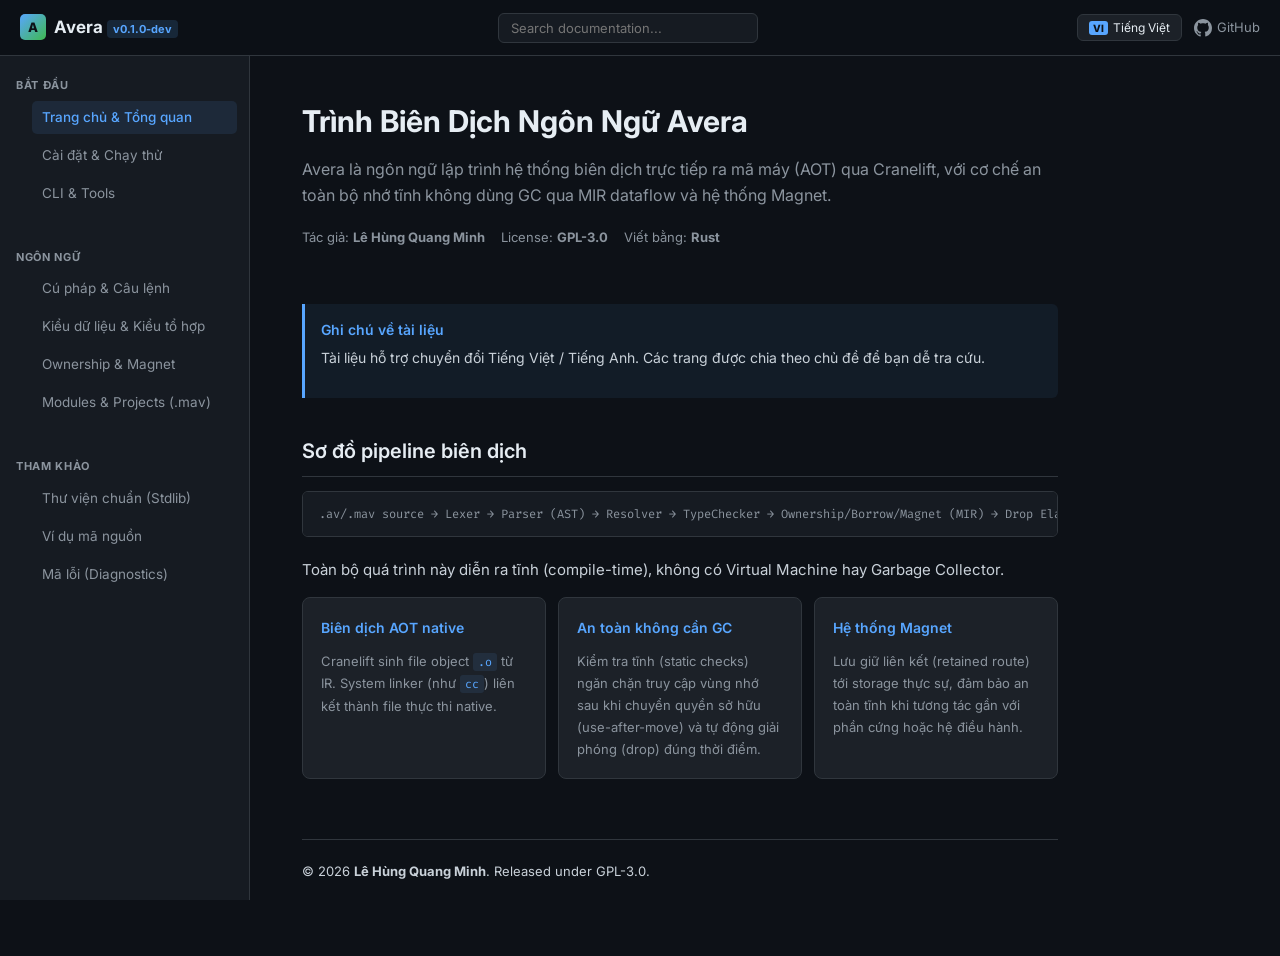
<file: site/index.html>
<!DOCTYPE html>
<html lang="vi">
<head>
  <meta charset="UTF-8">
  <meta name="viewport" content="width=device-width, initial-scale=1.0">
  <title>Avera Language Docs</title>
  <link rel="preconnect" href="https://fonts.googleapis.com">
  <link rel="preconnect" href="https://fonts.gstatic.com" crossorigin>
  <link href="https://fonts.googleapis.com/css2?family=Fira+Code:wght@400;500;600&family=Inter:wght@300;400;500;600;700&display=swap" rel="stylesheet">
  <link rel="stylesheet" href="style.css">
</head>
<body>
<header class="navbar">
  <div class="nav-l">
    <a href="index.html" class="logo">
      <div class="logo-mark">A</div>
      <span class="logo-text">Avera <span class="vtag">v0.1.0-dev</span></span>
    </a>
  </div>
  <div class="nav-c">
    <div class="search-box">
      <input type="text" id="searchInput" placeholder="Search documentation...">
    </div>
  </div>
  <div class="nav-r">
    <button id="langToggleBtn" class="lang-btn">
      <span class="lang-badge">VI</span>
      <span class="lang-text">Tiếng Việt</span>
    </button>
    <a href="https://github.com/dismonjames/Avera" target="_blank" rel="noopener" class="gh-link">
      <svg height="18" width="18" viewBox="0 0 16 16" fill="currentColor">
        <path d="M8 0C3.58 0 0 3.58 0 8c0 3.54 2.29 6.53 5.47 7.59.4.07.55-.17.55-.38 0-.19-.01-.82-.01-1.49-2.01.37-2.53-.49-2.69-.94-.09-.23-.48-.94-.82-1.13-.28-.15-.68-.52-.01-.53.63-.01 1.08.58 1.23.82.72 1.21 1.87.87 2.33.66.07-.52.28-.87.51-1.07-1.78-.2-3.64-.89-3.64-3.95 0-.87.31-1.59.82-2.15-.08-.2-.36-1.02.08-2.12 0 0 .67-.21 2.2.82.64-.18 1.32-.27 2-.27.68 0 1.36.09 2 .27 1.53-1.04 2.2-.82 2.2-.82.44 1.1.16 1.92.08 2.12.51.56.82 1.28.82 2.15 0 3.07-1.87 3.75-3.65 3.95.29.25.54.73.54 1.48 0 1.07-.01 1.93-.01 2.2 0 .21.15.46.55.38A8.013 8.013 0 0016 8c0-4.42-3.58-8-8-8z"/>
      </svg>
      GitHub
    </a>
  </div>
</header>

<div class="layout">
  <aside class="sidebar">
    <nav class="sidebar-nav">
      <div class="nav-section">
          <div class="ns-title"><span class="vi">Bắt đầu</span><span class="en hidden">Getting Started</span></div>
          <ul><li><a href="index.html" class="nav-link active"><span class="vi">Trang chủ & Tổng quan</span><span class="en hidden">Overview</span></a></li><li><a href="getting-started.html" class="nav-link"><span class="vi">Cài đặt & Chạy thử</span><span class="en hidden">Getting Started</span></a></li><li><a href="cli.html" class="nav-link"><span class="vi">CLI & Tools</span><span class="en hidden">CLI & Tools</span></a></li></ul></div><div class="nav-section">
          <div class="ns-title"><span class="vi">Ngôn ngữ</span><span class="en hidden">Language</span></div>
          <ul><li><a href="syntax.html" class="nav-link"><span class="vi">Cú pháp & Câu lệnh</span><span class="en hidden">Syntax & Statements</span></a></li><li><a href="types.html" class="nav-link"><span class="vi">Kiểu dữ liệu & Kiểu tổ hợp</span><span class="en hidden">Types</span></a></li><li><a href="ownership-magnet.html" class="nav-link"><span class="vi">Ownership & Magnet</span><span class="en hidden">Ownership & Magnet</span></a></li><li><a href="modules.html" class="nav-link"><span class="vi">Modules & Projects (.mav)</span><span class="en hidden">Modules & Projects</span></a></li></ul></div><div class="nav-section">
          <div class="ns-title"><span class="vi">Tham khảo</span><span class="en hidden">Reference</span></div>
          <ul><li><a href="stdlib.html" class="nav-link"><span class="vi">Thư viện chuẩn (Stdlib)</span><span class="en hidden">Standard Library</span></a></li><li><a href="examples.html" class="nav-link"><span class="vi">Ví dụ mã nguồn</span><span class="en hidden">Code Examples</span></a></li><li><a href="diagnostics.html" class="nav-link"><span class="vi">Mã lỗi (Diagnostics)</span><span class="en hidden">Diagnostics</span></a></li></ul></div>
    </nav>
  </aside>
  <main class="main">
    
<div class="hero doc-section">
  <h1><span class="vi">Trình Biên Dịch Ngôn Ngữ Avera</span><span class="en hidden">The Avera Programming Language</span></h1>
  <p class="lead">
    <span class="vi">Avera là ngôn ngữ lập trình hệ thống biên dịch trực tiếp ra mã máy (AOT) qua Cranelift, với cơ chế an toàn bộ nhớ tĩnh không dùng GC qua MIR dataflow và hệ thống Magnet.</span><span class="en hidden">Avera is an ahead-of-time (AOT) native systems language compiled via Cranelift, featuring GC-free static memory safety through MIR dataflow and the Magnet system.</span>
  </p>
  <div class="meta">
    <span><span class="vi">Tác giả</span><span class="en hidden">Author</span>: <strong>Lê Hùng Quang Minh</strong></span>
    <span>License: <strong>GPL-3.0</strong></span>
    <span><span class="vi">Viết bằng</span><span class="en hidden">Written in</span>: <strong>Rust</strong></span>
  </div>
</div>

<div class="notice">
  <div class="nt"><span class="vi">Ghi chú về tài liệu</span><span class="en hidden">Documentation Note</span></div>
  <p class="vi">Tài liệu hỗ trợ chuyển đổi Tiếng Việt / Tiếng Anh. Các trang được chia theo chủ đề để bạn dễ tra cứu.</p>
  <p class="en hidden">This documentation supports Vietnamese / English toggle. Each page covers a dedicated topic.</p>
</div>

<div class="doc-section">
  <h2><span class="vi">Sơ đồ pipeline biên dịch</span><span class="en hidden">Compiler Pipeline</span></h2>
  <div class="pipeline">
    .av/.mav source → Lexer → Parser (AST) → Resolver → TypeChecker →
    Ownership/Borrow/Magnet (MIR) → Drop Elaboration → Cranelift IR → .o → Linker
  </div>
  <p class="vi">Toàn bộ quá trình này diễn ra tĩnh (compile-time), không có Virtual Machine hay Garbage Collector.</p>
  <p class="en hidden">This entire pipeline is static (compile-time). There is no VM or GC.</p>

  <div class="grid3">
    <div class="card">
      <h3><span class="vi">Biên dịch AOT native</span><span class="en hidden">AOT Native Compilation</span></h3>
      <p class="vi">Cranelift sinh file object <code>.o</code> từ IR. System linker (như <code>cc</code>) liên kết thành file thực thi native.</p>
      <p class="en hidden">Cranelift emits <code>.o</code> object files. A system linker (like <code>cc</code>) produces the final native binary.</p>
    </div>
    <div class="card">
      <h3><span class="vi">An toàn không cần GC</span><span class="en hidden">GC-Free Safety</span></h3>
      <p class="vi">Kiểm tra tĩnh (static checks) ngăn chặn truy cập vùng nhớ sau khi chuyển quyền sở hữu (use-after-move) và tự động giải phóng (drop) đúng thời điểm.</p>
      <p class="en hidden">Static checks prevent use-after-move errors and automatically insert safe deallocations (drops) at the right time.</p>
    </div>
    <div class="card">
      <h3><span class="vi">Hệ thống Magnet</span><span class="en hidden">Magnet System</span></h3>
      <p class="vi">Lưu giữ liên kết (retained route) tới storage thực sự, đảm bảo an toàn tĩnh khi tương tác gần với phần cứng hoặc hệ điều hành.</p>
      <p class="en hidden">Retains a route to physical storage, guaranteeing static safety while allowing low-level interactions.</p>
    </div>
  </div>
</div>

    <footer class="footer">
      <p>© 2026 <strong>Lê Hùng Quang Minh</strong>. Released under GPL-3.0.</p>
    </footer>
  </main>
</div>
<script src="app.js"></script>
</body>
</html>
</file>
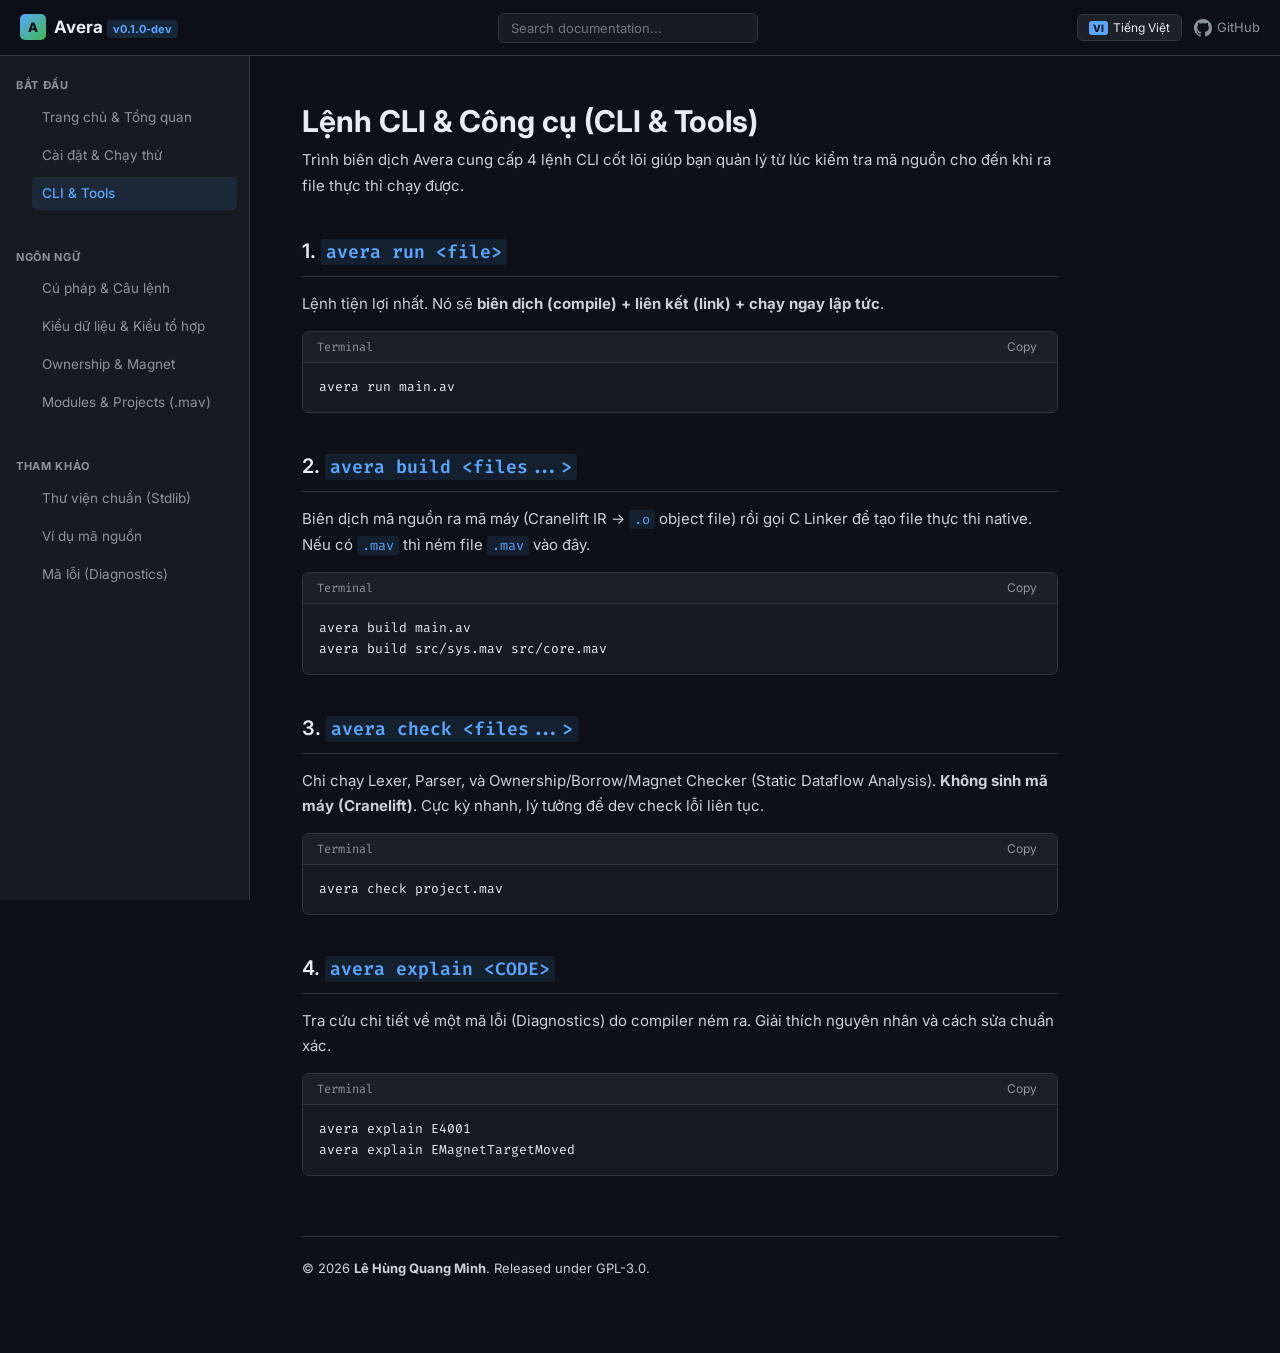
<file: site/cli.html>
<!DOCTYPE html>
<html lang="vi">
<head>
  <meta charset="UTF-8">
  <meta name="viewport" content="width=device-width, initial-scale=1.0">
  <title>Avera Language Docs</title>
  <link rel="preconnect" href="https://fonts.googleapis.com">
  <link rel="preconnect" href="https://fonts.gstatic.com" crossorigin>
  <link href="https://fonts.googleapis.com/css2?family=Fira+Code:wght@400;500;600&family=Inter:wght@300;400;500;600;700&display=swap" rel="stylesheet">
  <link rel="stylesheet" href="style.css">
</head>
<body>
<header class="navbar">
  <div class="nav-l">
    <a href="index.html" class="logo">
      <div class="logo-mark">A</div>
      <span class="logo-text">Avera <span class="vtag">v0.1.0-dev</span></span>
    </a>
  </div>
  <div class="nav-c">
    <div class="search-box">
      <input type="text" id="searchInput" placeholder="Search documentation...">
    </div>
  </div>
  <div class="nav-r">
    <button id="langToggleBtn" class="lang-btn">
      <span class="lang-badge">VI</span>
      <span class="lang-text">Tiếng Việt</span>
    </button>
    <a href="https://github.com/dismonjames/Avera" target="_blank" rel="noopener" class="gh-link">
      <svg height="18" width="18" viewBox="0 0 16 16" fill="currentColor">
        <path d="M8 0C3.58 0 0 3.58 0 8c0 3.54 2.29 6.53 5.47 7.59.4.07.55-.17.55-.38 0-.19-.01-.82-.01-1.49-2.01.37-2.53-.49-2.69-.94-.09-.23-.48-.94-.82-1.13-.28-.15-.68-.52-.01-.53.63-.01 1.08.58 1.23.82.72 1.21 1.87.87 2.33.66.07-.52.28-.87.51-1.07-1.78-.2-3.64-.89-3.64-3.95 0-.87.31-1.59.82-2.15-.08-.2-.36-1.02.08-2.12 0 0 .67-.21 2.2.82.64-.18 1.32-.27 2-.27.68 0 1.36.09 2 .27 1.53-1.04 2.2-.82 2.2-.82.44 1.1.16 1.92.08 2.12.51.56.82 1.28.82 2.15 0 3.07-1.87 3.75-3.65 3.95.29.25.54.73.54 1.48 0 1.07-.01 1.93-.01 2.2 0 .21.15.46.55.38A8.013 8.013 0 0016 8c0-4.42-3.58-8-8-8z"/>
      </svg>
      GitHub
    </a>
  </div>
</header>

<div class="layout">
  <aside class="sidebar">
    <nav class="sidebar-nav">
      <div class="nav-section">
          <div class="ns-title"><span class="vi">Bắt đầu</span><span class="en hidden">Getting Started</span></div>
          <ul><li><a href="index.html" class="nav-link"><span class="vi">Trang chủ & Tổng quan</span><span class="en hidden">Overview</span></a></li><li><a href="getting-started.html" class="nav-link"><span class="vi">Cài đặt & Chạy thử</span><span class="en hidden">Getting Started</span></a></li><li><a href="cli.html" class="nav-link active"><span class="vi">CLI & Tools</span><span class="en hidden">CLI & Tools</span></a></li></ul></div><div class="nav-section">
          <div class="ns-title"><span class="vi">Ngôn ngữ</span><span class="en hidden">Language</span></div>
          <ul><li><a href="syntax.html" class="nav-link"><span class="vi">Cú pháp & Câu lệnh</span><span class="en hidden">Syntax & Statements</span></a></li><li><a href="types.html" class="nav-link"><span class="vi">Kiểu dữ liệu & Kiểu tổ hợp</span><span class="en hidden">Types</span></a></li><li><a href="ownership-magnet.html" class="nav-link"><span class="vi">Ownership & Magnet</span><span class="en hidden">Ownership & Magnet</span></a></li><li><a href="modules.html" class="nav-link"><span class="vi">Modules & Projects (.mav)</span><span class="en hidden">Modules & Projects</span></a></li></ul></div><div class="nav-section">
          <div class="ns-title"><span class="vi">Tham khảo</span><span class="en hidden">Reference</span></div>
          <ul><li><a href="stdlib.html" class="nav-link"><span class="vi">Thư viện chuẩn (Stdlib)</span><span class="en hidden">Standard Library</span></a></li><li><a href="examples.html" class="nav-link"><span class="vi">Ví dụ mã nguồn</span><span class="en hidden">Code Examples</span></a></li><li><a href="diagnostics.html" class="nav-link"><span class="vi">Mã lỗi (Diagnostics)</span><span class="en hidden">Diagnostics</span></a></li></ul></div>
    </nav>
  </aside>
  <main class="main">
    
<div class="doc-section">
  <h1><span class="vi">Lệnh CLI & Công cụ (CLI & Tools)</span><span class="en hidden">CLI Commands & Tools</span></h1>
  
  <p class="vi">Trình biên dịch Avera cung cấp 4 lệnh CLI cốt lõi giúp bạn quản lý từ lúc kiểm tra mã nguồn cho đến khi ra file thực thi chạy được.</p>
  <p class="en hidden">The Avera compiler provides 4 core CLI commands for everything from checking code to building the final executable.</p>

  <h2><span class="vi">1. <code>avera run &lt;file&gt;</code></span><span class="en hidden">1. <code>avera run &lt;file&gt;</code></span></h2>
  <p class="vi">Lệnh tiện lợi nhất. Nó sẽ <strong>biên dịch (compile) + liên kết (link) + chạy ngay lập tức</strong>.</p>
  <p class="en hidden">The most convenient command. It will <strong>compile + link + run immediately</strong>.</p>
  <div class="cb">
  <div class="cb-head"><span>Terminal</span><button class="copy-btn">Copy</button></div>
  <pre><code>avera run main.av</code></pre>
</div>

  <h2><span class="vi">2. <code>avera build &lt;files...&gt;</code></span><span class="en hidden">2. <code>avera build &lt;files...&gt;</code></span></h2>
  <p class="vi">Biên dịch mã nguồn ra mã máy (Cranelift IR -> <code>.o</code> object file) rồi gọi C Linker để tạo file thực thi native. Nếu có <code>.mav</code> thì ném file <code>.mav</code> vào đây.</p>
  <p class="en hidden">Compiles source code to machine code and invokes the C Linker to create a native executable.</p>
  <div class="cb">
  <div class="cb-head"><span>Terminal</span><button class="copy-btn">Copy</button></div>
  <pre><code>avera build main.av
avera build src/sys.mav src/core.mav</code></pre>
</div>

  <h2><span class="vi">3. <code>avera check &lt;files...&gt;</code></span><span class="en hidden">3. <code>avera check &lt;files...&gt;</code></span></h2>
  <p class="vi">Chỉ chạy Lexer, Parser, và Ownership/Borrow/Magnet Checker (Static Dataflow Analysis). <strong>Không sinh mã máy (Cranelift)</strong>. Cực kỳ nhanh, lý tưởng để dev check lỗi liên tục.</p>
  <p class="en hidden">Runs frontend and static safety checks without generating machine code. Extremely fast, ideal for continuous checking during development.</p>
  <div class="cb">
  <div class="cb-head"><span>Terminal</span><button class="copy-btn">Copy</button></div>
  <pre><code>avera check project.mav</code></pre>
</div>

  <h2><span class="vi">4. <code>avera explain &lt;CODE&gt;</code></span><span class="en hidden">4. <code>avera explain &lt;CODE&gt;</code></span></h2>
  <p class="vi">Tra cứu chi tiết về một mã lỗi (Diagnostics) do compiler ném ra. Giải thích nguyên nhân và cách sửa chuẩn xác.</p>
  <p class="en hidden">Look up detailed information on an error code emitted by the compiler, including causes and solutions.</p>
  <div class="cb">
  <div class="cb-head"><span>Terminal</span><button class="copy-btn">Copy</button></div>
  <pre><code>avera explain E4001
avera explain EMagnetTargetMoved</code></pre>
</div>
</div>

    <footer class="footer">
      <p>© 2026 <strong>Lê Hùng Quang Minh</strong>. Released under GPL-3.0.</p>
    </footer>
  </main>
</div>
<script src="app.js"></script>
</body>
</html>
</file>
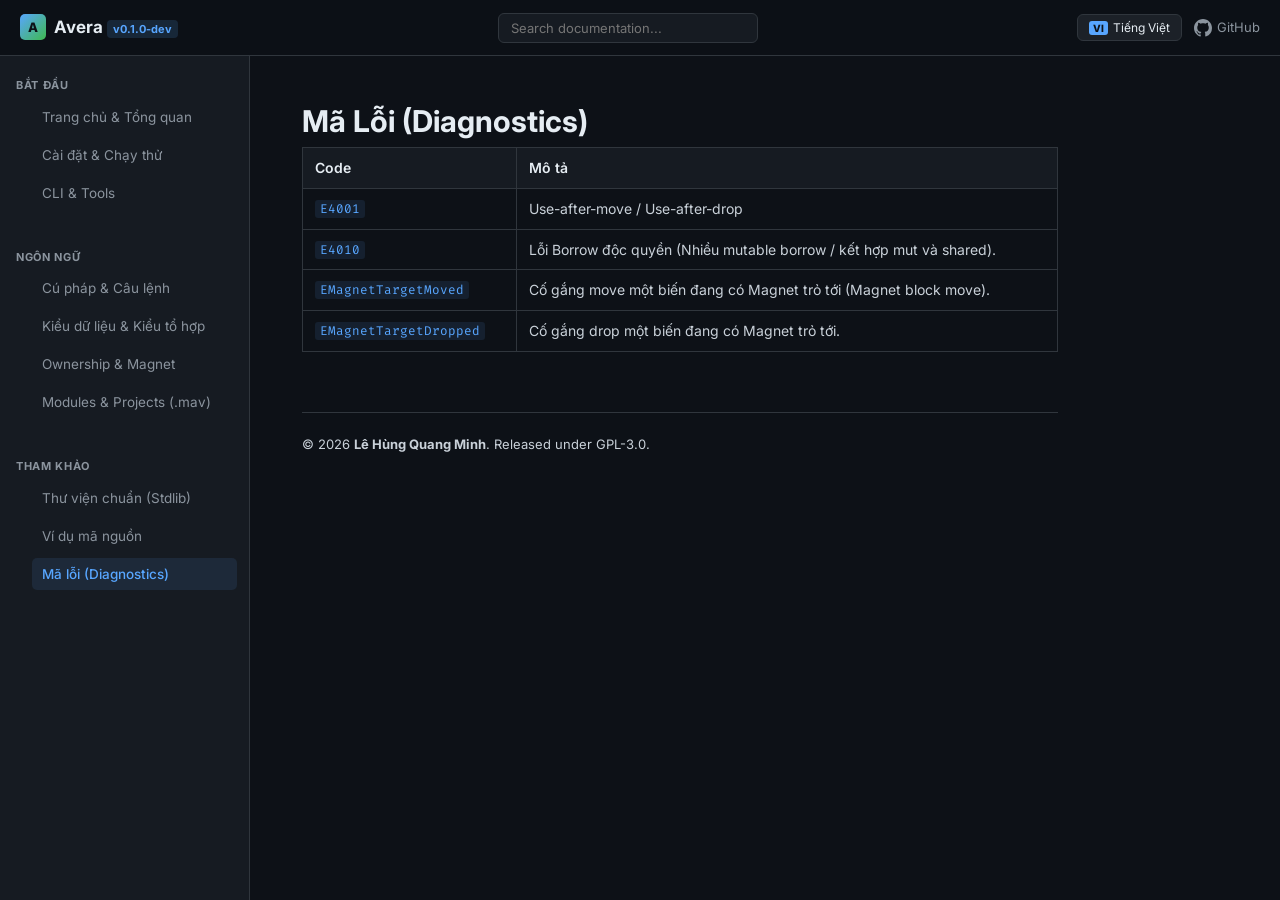
<file: site/diagnostics.html>
<!DOCTYPE html>
<html lang="vi">
<head>
  <meta charset="UTF-8">
  <meta name="viewport" content="width=device-width, initial-scale=1.0">
  <title>Avera Language Docs</title>
  <link rel="preconnect" href="https://fonts.googleapis.com">
  <link rel="preconnect" href="https://fonts.gstatic.com" crossorigin>
  <link href="https://fonts.googleapis.com/css2?family=Fira+Code:wght@400;500;600&family=Inter:wght@300;400;500;600;700&display=swap" rel="stylesheet">
  <link rel="stylesheet" href="style.css">
</head>
<body>
<header class="navbar">
  <div class="nav-l">
    <a href="index.html" class="logo">
      <div class="logo-mark">A</div>
      <span class="logo-text">Avera <span class="vtag">v0.1.0-dev</span></span>
    </a>
  </div>
  <div class="nav-c">
    <div class="search-box">
      <input type="text" id="searchInput" placeholder="Search documentation...">
    </div>
  </div>
  <div class="nav-r">
    <button id="langToggleBtn" class="lang-btn">
      <span class="lang-badge">VI</span>
      <span class="lang-text">Tiếng Việt</span>
    </button>
    <a href="https://github.com/dismonjames/Avera" target="_blank" rel="noopener" class="gh-link">
      <svg height="18" width="18" viewBox="0 0 16 16" fill="currentColor">
        <path d="M8 0C3.58 0 0 3.58 0 8c0 3.54 2.29 6.53 5.47 7.59.4.07.55-.17.55-.38 0-.19-.01-.82-.01-1.49-2.01.37-2.53-.49-2.69-.94-.09-.23-.48-.94-.82-1.13-.28-.15-.68-.52-.01-.53.63-.01 1.08.58 1.23.82.72 1.21 1.87.87 2.33.66.07-.52.28-.87.51-1.07-1.78-.2-3.64-.89-3.64-3.95 0-.87.31-1.59.82-2.15-.08-.2-.36-1.02.08-2.12 0 0 .67-.21 2.2.82.64-.18 1.32-.27 2-.27.68 0 1.36.09 2 .27 1.53-1.04 2.2-.82 2.2-.82.44 1.1.16 1.92.08 2.12.51.56.82 1.28.82 2.15 0 3.07-1.87 3.75-3.65 3.95.29.25.54.73.54 1.48 0 1.07-.01 1.93-.01 2.2 0 .21.15.46.55.38A8.013 8.013 0 0016 8c0-4.42-3.58-8-8-8z"/>
      </svg>
      GitHub
    </a>
  </div>
</header>

<div class="layout">
  <aside class="sidebar">
    <nav class="sidebar-nav">
      <div class="nav-section">
          <div class="ns-title"><span class="vi">Bắt đầu</span><span class="en hidden">Getting Started</span></div>
          <ul><li><a href="index.html" class="nav-link"><span class="vi">Trang chủ & Tổng quan</span><span class="en hidden">Overview</span></a></li><li><a href="getting-started.html" class="nav-link"><span class="vi">Cài đặt & Chạy thử</span><span class="en hidden">Getting Started</span></a></li><li><a href="cli.html" class="nav-link"><span class="vi">CLI & Tools</span><span class="en hidden">CLI & Tools</span></a></li></ul></div><div class="nav-section">
          <div class="ns-title"><span class="vi">Ngôn ngữ</span><span class="en hidden">Language</span></div>
          <ul><li><a href="syntax.html" class="nav-link"><span class="vi">Cú pháp & Câu lệnh</span><span class="en hidden">Syntax & Statements</span></a></li><li><a href="types.html" class="nav-link"><span class="vi">Kiểu dữ liệu & Kiểu tổ hợp</span><span class="en hidden">Types</span></a></li><li><a href="ownership-magnet.html" class="nav-link"><span class="vi">Ownership & Magnet</span><span class="en hidden">Ownership & Magnet</span></a></li><li><a href="modules.html" class="nav-link"><span class="vi">Modules & Projects (.mav)</span><span class="en hidden">Modules & Projects</span></a></li></ul></div><div class="nav-section">
          <div class="ns-title"><span class="vi">Tham khảo</span><span class="en hidden">Reference</span></div>
          <ul><li><a href="stdlib.html" class="nav-link"><span class="vi">Thư viện chuẩn (Stdlib)</span><span class="en hidden">Standard Library</span></a></li><li><a href="examples.html" class="nav-link"><span class="vi">Ví dụ mã nguồn</span><span class="en hidden">Code Examples</span></a></li><li><a href="diagnostics.html" class="nav-link active"><span class="vi">Mã lỗi (Diagnostics)</span><span class="en hidden">Diagnostics</span></a></li></ul></div>
    </nav>
  </aside>
  <main class="main">
    
<div class="doc-section">
  <h1><span class="vi">Mã Lỗi (Diagnostics)</span><span class="en hidden">Diagnostics</span></h1>

  <table class="tbl">
    <thead><tr><th>Code</th><th><span class="vi">Mô tả</span><span class="en hidden">Description</span></th></tr></thead>
    <tbody>
      <tr><td><code>E4001</code></td><td>Use-after-move / Use-after-drop</td></tr>
      <tr><td><code>E4010</code></td><td><span class="vi">Lỗi Borrow độc quyền (Nhiều mutable borrow / kết hợp mut và shared).</span><span class="en hidden">Borrow exclusivity violation.</span></td></tr>
      <tr><td><code>EMagnetTargetMoved</code></td><td><span class="vi">Cố gắng move một biến đang có Magnet trỏ tới (Magnet block move).</span><span class="en hidden">Attempting to move a variable while a Magnet points to it.</span></td></tr>
      <tr><td><code>EMagnetTargetDropped</code></td><td><span class="vi">Cố gắng drop một biến đang có Magnet trỏ tới.</span><span class="en hidden">Attempting to drop a variable while a Magnet points to it.</span></td></tr>
    </tbody>
  </table>
</div>

    <footer class="footer">
      <p>© 2026 <strong>Lê Hùng Quang Minh</strong>. Released under GPL-3.0.</p>
    </footer>
  </main>
</div>
<script src="app.js"></script>
</body>
</html>
</file>
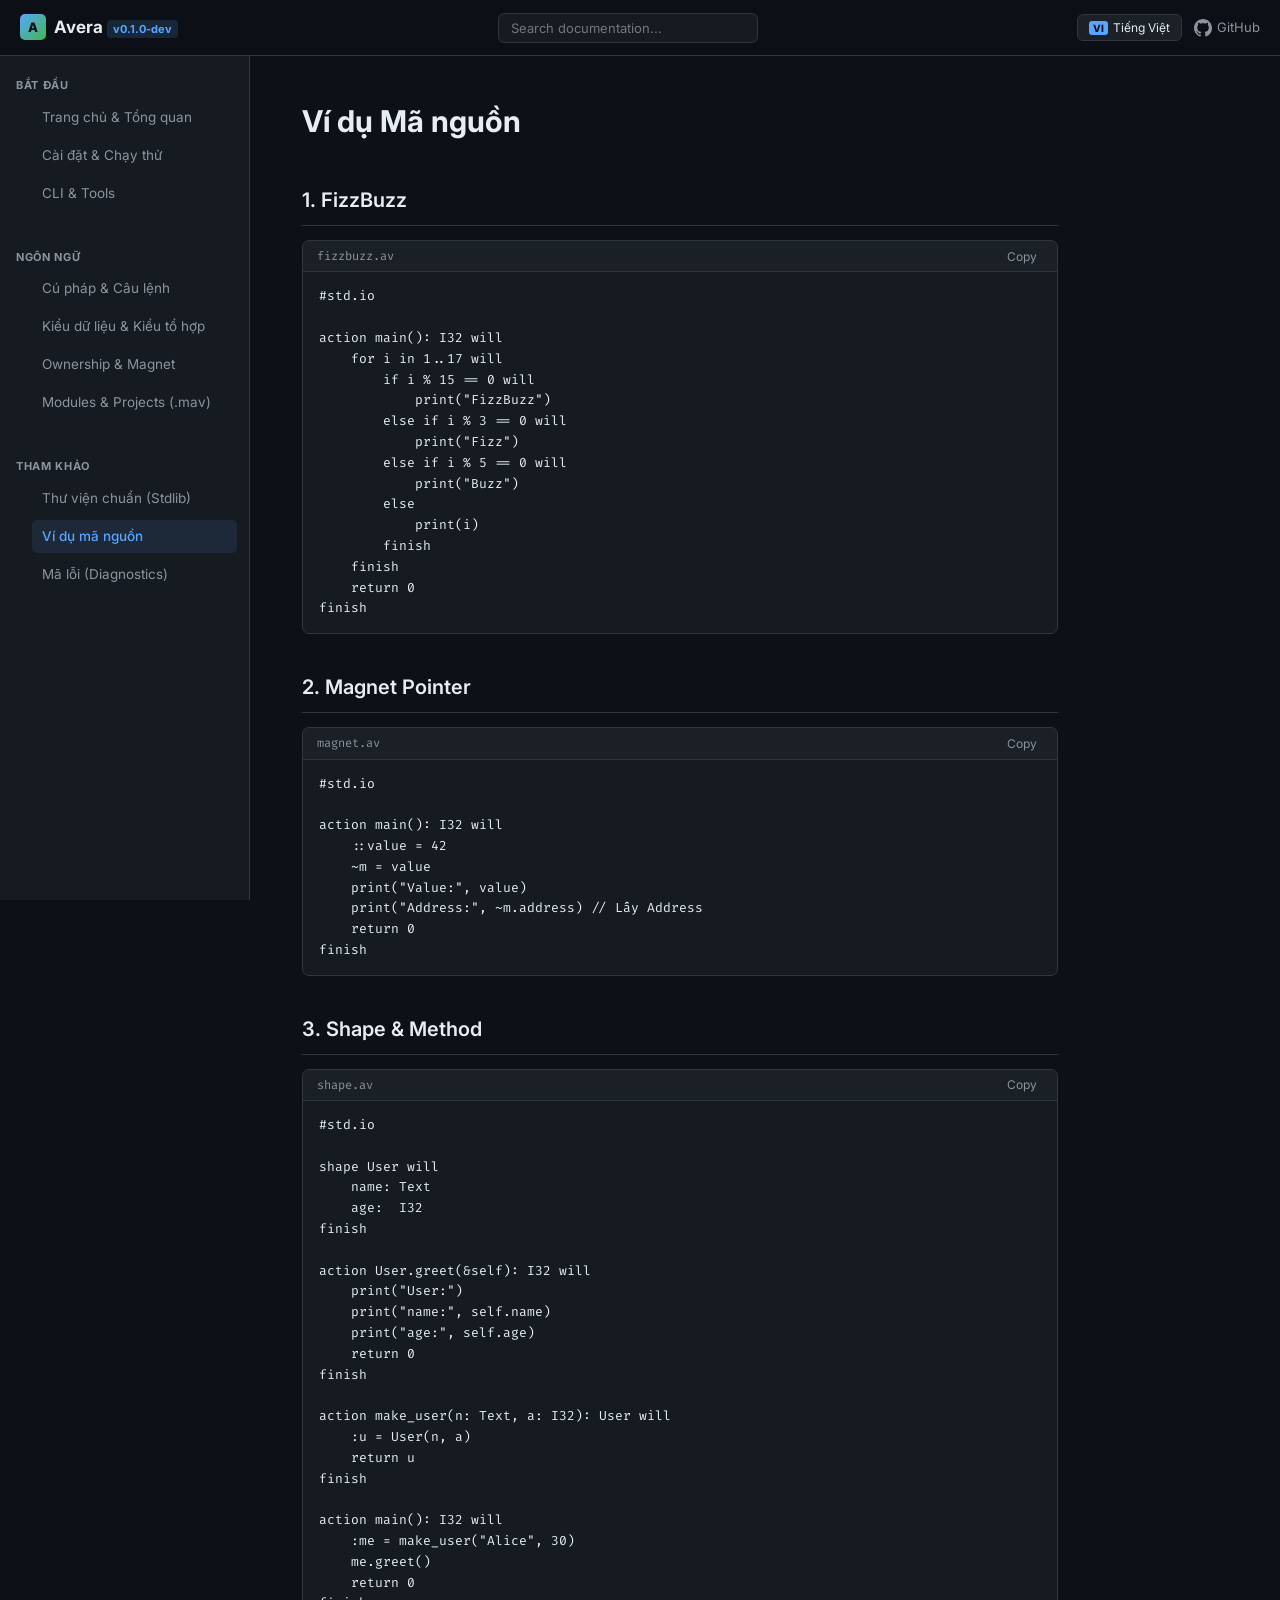
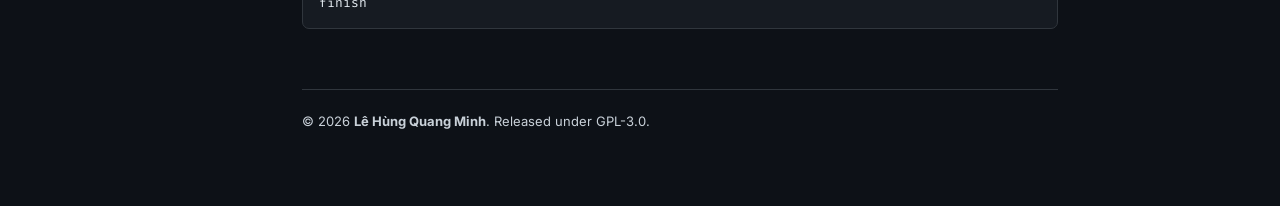
<file: site/examples.html>
<!DOCTYPE html>
<html lang="vi">
<head>
  <meta charset="UTF-8">
  <meta name="viewport" content="width=device-width, initial-scale=1.0">
  <title>Avera Language Docs</title>
  <link rel="preconnect" href="https://fonts.googleapis.com">
  <link rel="preconnect" href="https://fonts.gstatic.com" crossorigin>
  <link href="https://fonts.googleapis.com/css2?family=Fira+Code:wght@400;500;600&family=Inter:wght@300;400;500;600;700&display=swap" rel="stylesheet">
  <link rel="stylesheet" href="style.css">
</head>
<body>
<header class="navbar">
  <div class="nav-l">
    <a href="index.html" class="logo">
      <div class="logo-mark">A</div>
      <span class="logo-text">Avera <span class="vtag">v0.1.0-dev</span></span>
    </a>
  </div>
  <div class="nav-c">
    <div class="search-box">
      <input type="text" id="searchInput" placeholder="Search documentation...">
    </div>
  </div>
  <div class="nav-r">
    <button id="langToggleBtn" class="lang-btn">
      <span class="lang-badge">VI</span>
      <span class="lang-text">Tiếng Việt</span>
    </button>
    <a href="https://github.com/dismonjames/Avera" target="_blank" rel="noopener" class="gh-link">
      <svg height="18" width="18" viewBox="0 0 16 16" fill="currentColor">
        <path d="M8 0C3.58 0 0 3.58 0 8c0 3.54 2.29 6.53 5.47 7.59.4.07.55-.17.55-.38 0-.19-.01-.82-.01-1.49-2.01.37-2.53-.49-2.69-.94-.09-.23-.48-.94-.82-1.13-.28-.15-.68-.52-.01-.53.63-.01 1.08.58 1.23.82.72 1.21 1.87.87 2.33.66.07-.52.28-.87.51-1.07-1.78-.2-3.64-.89-3.64-3.95 0-.87.31-1.59.82-2.15-.08-.2-.36-1.02.08-2.12 0 0 .67-.21 2.2.82.64-.18 1.32-.27 2-.27.68 0 1.36.09 2 .27 1.53-1.04 2.2-.82 2.2-.82.44 1.1.16 1.92.08 2.12.51.56.82 1.28.82 2.15 0 3.07-1.87 3.75-3.65 3.95.29.25.54.73.54 1.48 0 1.07-.01 1.93-.01 2.2 0 .21.15.46.55.38A8.013 8.013 0 0016 8c0-4.42-3.58-8-8-8z"/>
      </svg>
      GitHub
    </a>
  </div>
</header>

<div class="layout">
  <aside class="sidebar">
    <nav class="sidebar-nav">
      <div class="nav-section">
          <div class="ns-title"><span class="vi">Bắt đầu</span><span class="en hidden">Getting Started</span></div>
          <ul><li><a href="index.html" class="nav-link"><span class="vi">Trang chủ & Tổng quan</span><span class="en hidden">Overview</span></a></li><li><a href="getting-started.html" class="nav-link"><span class="vi">Cài đặt & Chạy thử</span><span class="en hidden">Getting Started</span></a></li><li><a href="cli.html" class="nav-link"><span class="vi">CLI & Tools</span><span class="en hidden">CLI & Tools</span></a></li></ul></div><div class="nav-section">
          <div class="ns-title"><span class="vi">Ngôn ngữ</span><span class="en hidden">Language</span></div>
          <ul><li><a href="syntax.html" class="nav-link"><span class="vi">Cú pháp & Câu lệnh</span><span class="en hidden">Syntax & Statements</span></a></li><li><a href="types.html" class="nav-link"><span class="vi">Kiểu dữ liệu & Kiểu tổ hợp</span><span class="en hidden">Types</span></a></li><li><a href="ownership-magnet.html" class="nav-link"><span class="vi">Ownership & Magnet</span><span class="en hidden">Ownership & Magnet</span></a></li><li><a href="modules.html" class="nav-link"><span class="vi">Modules & Projects (.mav)</span><span class="en hidden">Modules & Projects</span></a></li></ul></div><div class="nav-section">
          <div class="ns-title"><span class="vi">Tham khảo</span><span class="en hidden">Reference</span></div>
          <ul><li><a href="stdlib.html" class="nav-link"><span class="vi">Thư viện chuẩn (Stdlib)</span><span class="en hidden">Standard Library</span></a></li><li><a href="examples.html" class="nav-link active"><span class="vi">Ví dụ mã nguồn</span><span class="en hidden">Code Examples</span></a></li><li><a href="diagnostics.html" class="nav-link"><span class="vi">Mã lỗi (Diagnostics)</span><span class="en hidden">Diagnostics</span></a></li></ul></div>
    </nav>
  </aside>
  <main class="main">
    
<div class="doc-section">
  <h1><span class="vi">Ví dụ Mã nguồn</span><span class="en hidden">Code Examples</span></h1>

  <h2>1. FizzBuzz</h2>
  <div class="cb">
  <div class="cb-head"><span>fizzbuzz.av</span><button class="copy-btn">Copy</button></div>
  <pre><code>#std.io

action main(): I32 will
    for i in 1..17 will
        if i % 15 == 0 will
            print("FizzBuzz")
        else if i % 3 == 0 will
            print("Fizz")
        else if i % 5 == 0 will
            print("Buzz")
        else
            print(i)
        finish
    finish
    return 0
finish</code></pre>
</div>

  <h2>2. Magnet Pointer</h2>
  <div class="cb">
  <div class="cb-head"><span>magnet.av</span><button class="copy-btn">Copy</button></div>
  <pre><code>#std.io

action main(): I32 will
    ::value = 42
    ~m = value
    print("Value:", value)
    print("Address:", ~m.address) // Lấy Address<T>
    return 0
finish</code></pre>
</div>

  <h2>3. Shape & Method</h2>
  <div class="cb">
  <div class="cb-head"><span>shape.av</span><button class="copy-btn">Copy</button></div>
  <pre><code>#std.io

shape User will
    name: Text
    age:  I32
finish

action User.greet(&self): I32 will
    print("User:")
    print("name:", self.name)
    print("age:", self.age)
    return 0
finish

action make_user(n: Text, a: I32): User will
    :u = User(n, a)
    return u
finish

action main(): I32 will
    :me = make_user("Alice", 30)
    me.greet()
    return 0
finish</code></pre>
</div>
</div>

    <footer class="footer">
      <p>© 2026 <strong>Lê Hùng Quang Minh</strong>. Released under GPL-3.0.</p>
    </footer>
  </main>
</div>
<script src="app.js"></script>
</body>
</html>
</file>
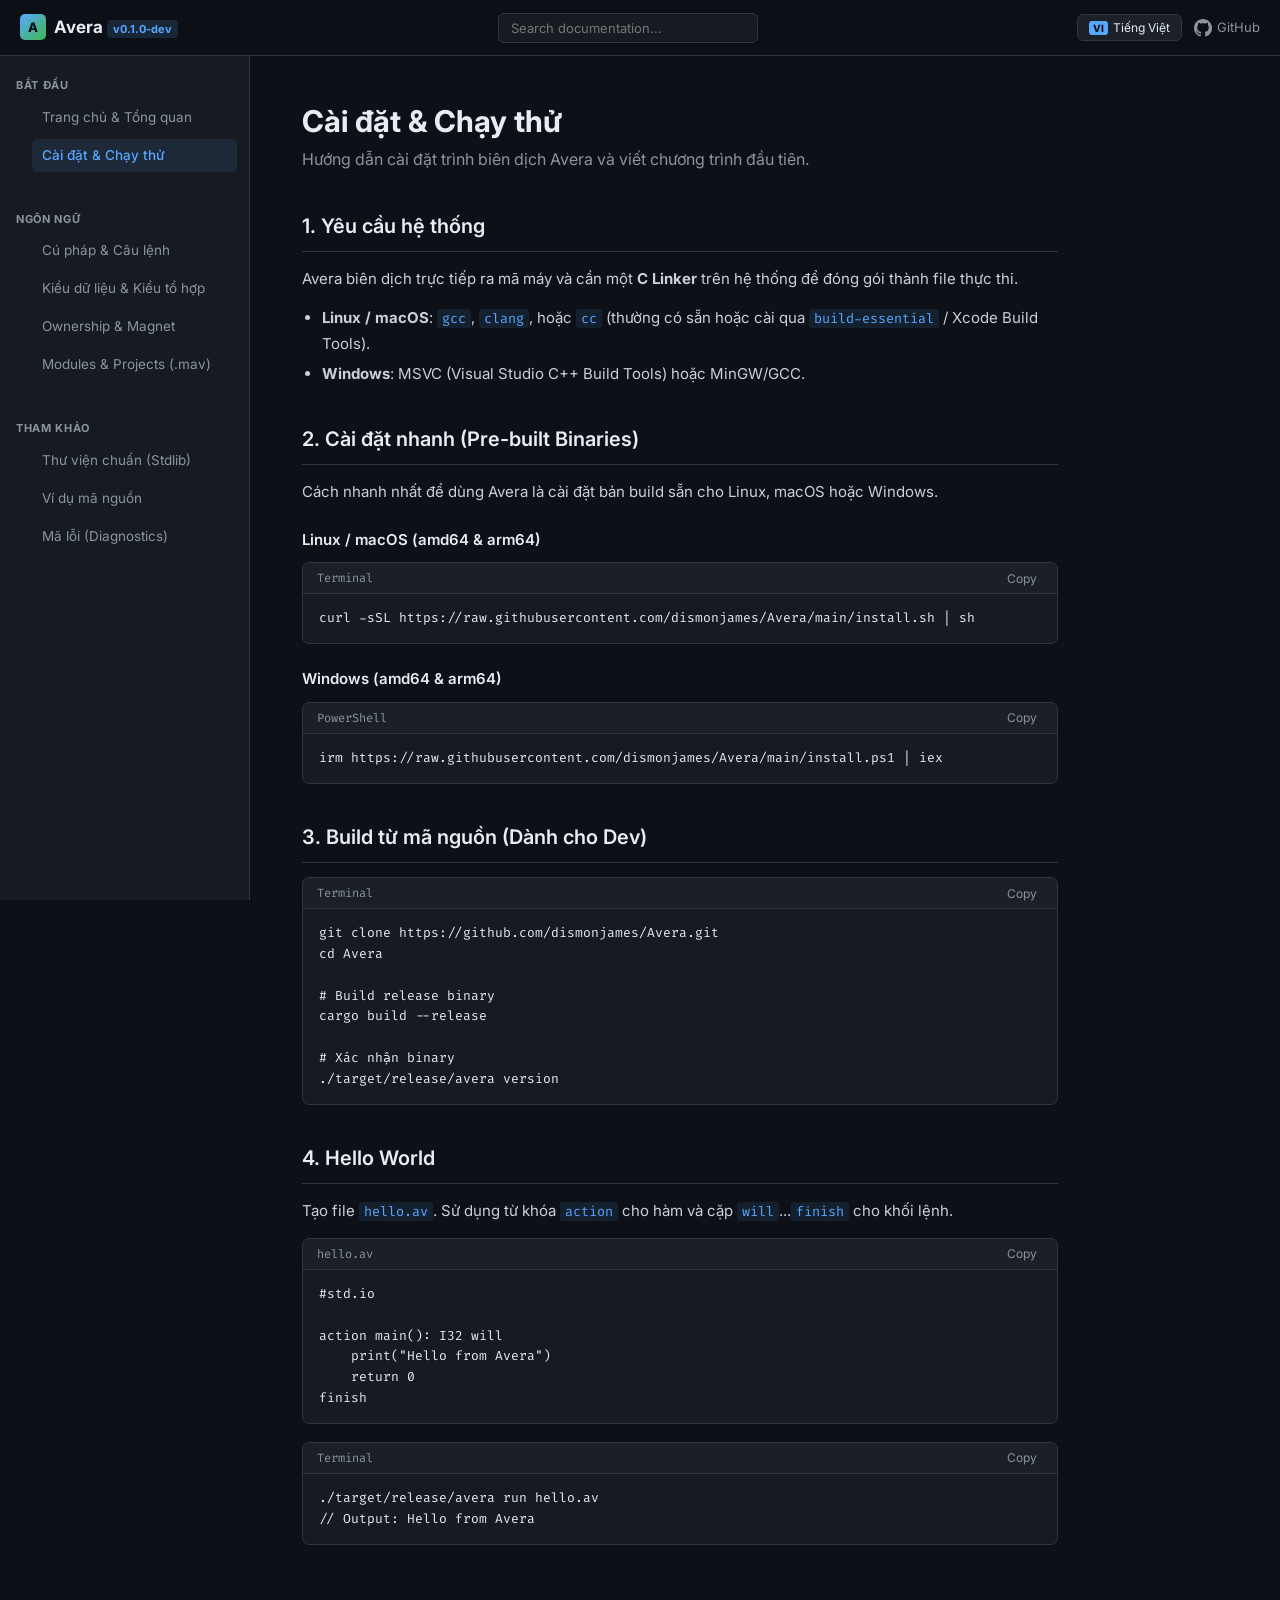
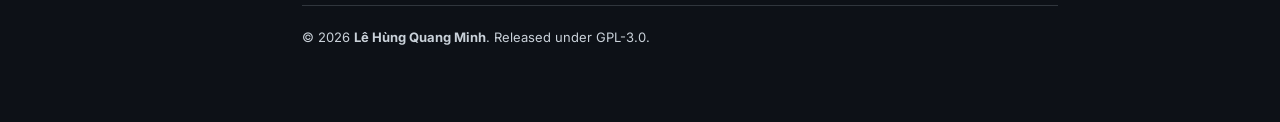
<file: site/getting-started.html>
<!DOCTYPE html>
<html lang="vi">
<head>
  <meta charset="UTF-8">
  <meta name="viewport" content="width=device-width, initial-scale=1.0">
  <title>Avera Language Docs</title>
  <link rel="preconnect" href="https://fonts.googleapis.com">
  <link rel="preconnect" href="https://fonts.gstatic.com" crossorigin>
  <link href="https://fonts.googleapis.com/css2?family=Fira+Code:wght@400;500;600&family=Inter:wght@300;400;500;600;700&display=swap" rel="stylesheet">
  <link rel="stylesheet" href="style.css">
</head>
<body>
<header class="navbar">
  <div class="nav-l">
    <a href="index.html" class="logo">
      <div class="logo-mark">A</div>
      <span class="logo-text">Avera <span class="vtag">v0.1.0-dev</span></span>
    </a>
  </div>
  <div class="nav-c">
    <div class="search-box">
      <input type="text" id="searchInput" placeholder="Search documentation...">
    </div>
  </div>
  <div class="nav-r">
    <button id="langToggleBtn" class="lang-btn">
      <span class="lang-badge">VI</span>
      <span class="lang-text">Tiếng Việt</span>
    </button>
    <a href="https://github.com/dismonjames/Avera" target="_blank" rel="noopener" class="gh-link">
      <svg height="18" width="18" viewBox="0 0 16 16" fill="currentColor">
        <path d="M8 0C3.58 0 0 3.58 0 8c0 3.54 2.29 6.53 5.47 7.59.4.07.55-.17.55-.38 0-.19-.01-.82-.01-1.49-2.01.37-2.53-.49-2.69-.94-.09-.23-.48-.94-.82-1.13-.28-.15-.68-.52-.01-.53.63-.01 1.08.58 1.23.82.72 1.21 1.87.87 2.33.66.07-.52.28-.87.51-1.07-1.78-.2-3.64-.89-3.64-3.95 0-.87.31-1.59.82-2.15-.08-.2-.36-1.02.08-2.12 0 0 .67-.21 2.2.82.64-.18 1.32-.27 2-.27.68 0 1.36.09 2 .27 1.53-1.04 2.2-.82 2.2-.82.44 1.1.16 1.92.08 2.12.51.56.82 1.28.82 2.15 0 3.07-1.87 3.75-3.65 3.95.29.25.54.73.54 1.48 0 1.07-.01 1.93-.01 2.2 0 .21.15.46.55.38A8.013 8.013 0 0016 8c0-4.42-3.58-8-8-8z"/>
      </svg>
      GitHub
    </a>
  </div>
</header>

<div class="layout">
  <aside class="sidebar">
    <nav class="sidebar-nav">
      <div class="nav-section">
          <div class="ns-title"><span class="vi">Bắt đầu</span><span class="en hidden">Getting Started</span></div>
          <ul><li><a href="index.html" class="nav-link"><span class="vi">Trang chủ & Tổng quan</span><span class="en hidden">Overview</span></a></li><li><a href="getting-started.html" class="nav-link active"><span class="vi">Cài đặt & Chạy thử</span><span class="en hidden">Getting Started</span></a></li></ul></div><div class="nav-section">
          <div class="ns-title"><span class="vi">Ngôn ngữ</span><span class="en hidden">Language</span></div>
          <ul><li><a href="syntax.html" class="nav-link"><span class="vi">Cú pháp & Câu lệnh</span><span class="en hidden">Syntax & Statements</span></a></li><li><a href="types.html" class="nav-link"><span class="vi">Kiểu dữ liệu & Kiểu tổ hợp</span><span class="en hidden">Types</span></a></li><li><a href="ownership-magnet.html" class="nav-link"><span class="vi">Ownership & Magnet</span><span class="en hidden">Ownership & Magnet</span></a></li><li><a href="modules.html" class="nav-link"><span class="vi">Modules & Projects (.mav)</span><span class="en hidden">Modules & Projects</span></a></li></ul></div><div class="nav-section">
          <div class="ns-title"><span class="vi">Tham khảo</span><span class="en hidden">Reference</span></div>
          <ul><li><a href="stdlib.html" class="nav-link"><span class="vi">Thư viện chuẩn (Stdlib)</span><span class="en hidden">Standard Library</span></a></li><li><a href="examples.html" class="nav-link"><span class="vi">Ví dụ mã nguồn</span><span class="en hidden">Code Examples</span></a></li><li><a href="diagnostics.html" class="nav-link"><span class="vi">Mã lỗi (Diagnostics)</span><span class="en hidden">Diagnostics</span></a></li></ul></div>
    </nav>
  </aside>
  <main class="main">
    
<div class="doc-section">
  <h1><span class="vi">Cài đặt & Chạy thử</span><span class="en hidden">Getting Started</span></h1>
  <p class="lead"><span class="vi">Hướng dẫn cài đặt trình biên dịch Avera và viết chương trình đầu tiên.</span><span class="en hidden">Guide to installing the Avera compiler and writing your first program.</span></p>

  <h2><span class="vi">1. Yêu cầu hệ thống</span><span class="en hidden">1. Prerequisites</span></h2>
  <p class="vi">Avera biên dịch trực tiếp ra mã máy và cần một <strong>C Linker</strong> trên hệ thống để đóng gói thành file thực thi.</p>
  <p class="en hidden">Avera compiles ahead-of-time and requires a <strong>C Linker</strong> on your system to link the final executable.</p>
  <ul>
    <li><strong>Linux / macOS</strong>: <code>gcc</code>, <code>clang</code>, hoặc <code>cc</code> (thường có sẵn hoặc cài qua <code>build-essential</code> / Xcode Build Tools).</li>
    <li><strong>Windows</strong>: MSVC (Visual Studio C++ Build Tools) hoặc MinGW/GCC.</li>
  </ul>

  <h2><span class="vi">2. Cài đặt nhanh (Pre-built Binaries)</span><span class="en hidden">2. Quick Install (Pre-built Binaries)</span></h2>
  <p class="vi">Cách nhanh nhất để dùng Avera là cài đặt bản build sẵn cho Linux, macOS hoặc Windows.</p>
  <p class="en hidden">The fastest way to use Avera is to install the pre-built binaries for Linux, macOS, or Windows.</p>

  <h3>Linux / macOS (amd64 & arm64)</h3>
  <div class="cb">
  <div class="cb-head"><span>Terminal</span><button class="copy-btn">Copy</button></div>
  <pre><code>curl -sSL https://raw.githubusercontent.com/dismonjames/Avera/main/install.sh | sh</code></pre>
</div>

  <h3>Windows (amd64 & arm64)</h3>
  <div class="cb">
  <div class="cb-head"><span>PowerShell</span><button class="copy-btn">Copy</button></div>
  <pre><code>irm https://raw.githubusercontent.com/dismonjames/Avera/main/install.ps1 | iex</code></pre>
</div>

  <h2><span class="vi">3. Build từ mã nguồn (Dành cho Dev)</span><span class="en hidden">3. Build from Source (For Devs)</span></h2>

  <div class="cb">
  <div class="cb-head"><span>Terminal</span><button class="copy-btn">Copy</button></div>
  <pre><code>git clone https://github.com/dismonjames/Avera.git
cd Avera

# Build release binary
cargo build --release

# Xác nhận binary
./target/release/avera version</code></pre>
</div>

  <h2><span class="vi">4. Hello World</span><span class="en hidden">4. Hello World</span></h2>
  <p class="vi">Tạo file <code>hello.av</code>. Sử dụng từ khóa <code>action</code> cho hàm và cặp <code>will</code>...<code>finish</code> cho khối lệnh.</p>
  <p class="en hidden">Create <code>hello.av</code>. Use the <code>action</code> keyword for functions and <code>will</code>...<code>finish</code> for blocks.</p>

  <div class="cb">
  <div class="cb-head"><span>hello.av</span><button class="copy-btn">Copy</button></div>
  <pre><code>#std.io

action main(): I32 will
    print("Hello from Avera")
    return 0
finish</code></pre>
</div>

  <div class="cb">
  <div class="cb-head"><span>Terminal</span><button class="copy-btn">Copy</button></div>
  <pre><code>./target/release/avera run hello.av
// Output: Hello from Avera</code></pre>
</div>
</div>

    <footer class="footer">
      <p>© 2026 <strong>Lê Hùng Quang Minh</strong>. Released under GPL-3.0.</p>
    </footer>
  </main>
</div>
<script src="app.js"></script>
</body>
</html>
</file>
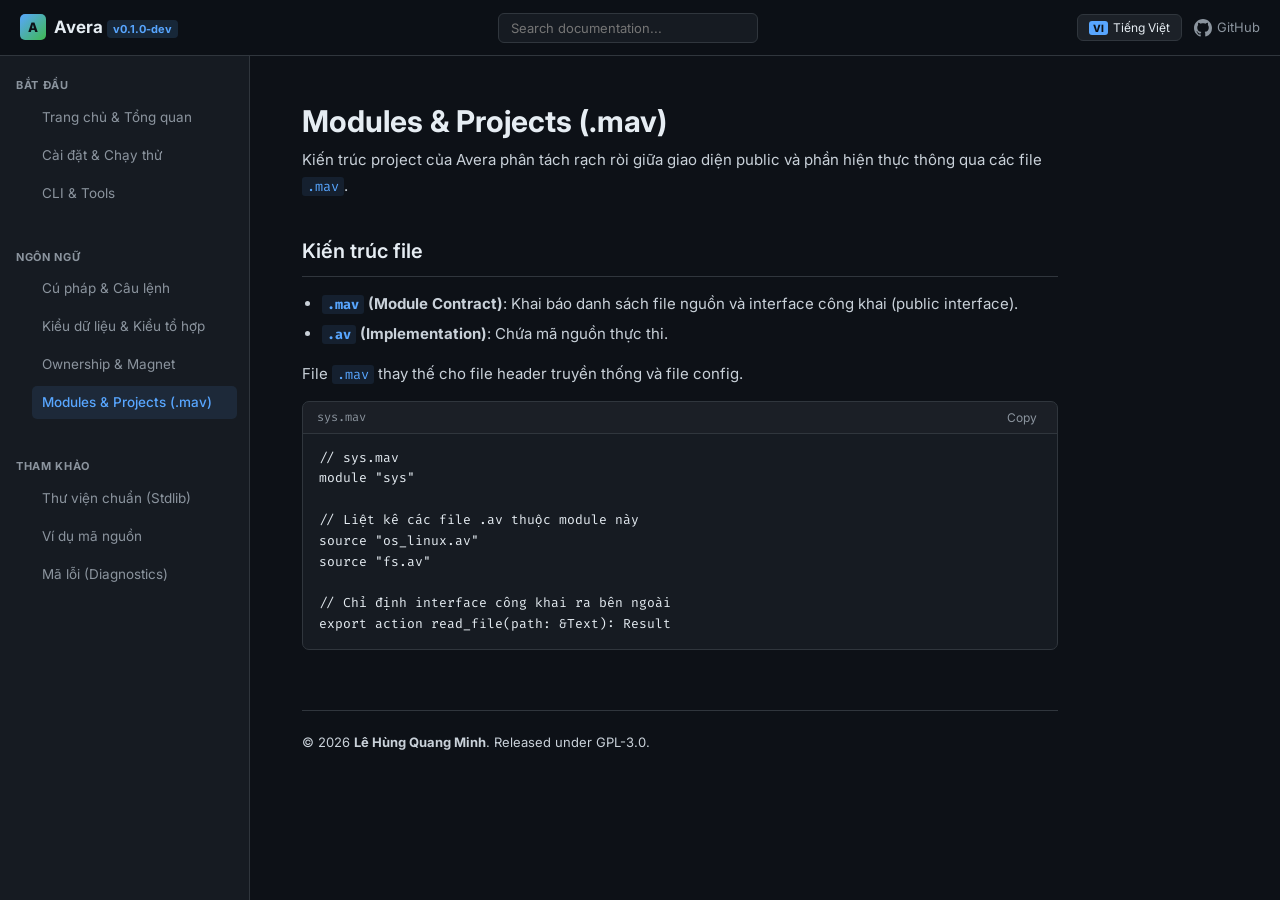
<file: site/modules.html>
<!DOCTYPE html>
<html lang="vi">
<head>
  <meta charset="UTF-8">
  <meta name="viewport" content="width=device-width, initial-scale=1.0">
  <title>Avera Language Docs</title>
  <link rel="preconnect" href="https://fonts.googleapis.com">
  <link rel="preconnect" href="https://fonts.gstatic.com" crossorigin>
  <link href="https://fonts.googleapis.com/css2?family=Fira+Code:wght@400;500;600&family=Inter:wght@300;400;500;600;700&display=swap" rel="stylesheet">
  <link rel="stylesheet" href="style.css">
</head>
<body>
<header class="navbar">
  <div class="nav-l">
    <a href="index.html" class="logo">
      <div class="logo-mark">A</div>
      <span class="logo-text">Avera <span class="vtag">v0.1.0-dev</span></span>
    </a>
  </div>
  <div class="nav-c">
    <div class="search-box">
      <input type="text" id="searchInput" placeholder="Search documentation...">
    </div>
  </div>
  <div class="nav-r">
    <button id="langToggleBtn" class="lang-btn">
      <span class="lang-badge">VI</span>
      <span class="lang-text">Tiếng Việt</span>
    </button>
    <a href="https://github.com/dismonjames/Avera" target="_blank" rel="noopener" class="gh-link">
      <svg height="18" width="18" viewBox="0 0 16 16" fill="currentColor">
        <path d="M8 0C3.58 0 0 3.58 0 8c0 3.54 2.29 6.53 5.47 7.59.4.07.55-.17.55-.38 0-.19-.01-.82-.01-1.49-2.01.37-2.53-.49-2.69-.94-.09-.23-.48-.94-.82-1.13-.28-.15-.68-.52-.01-.53.63-.01 1.08.58 1.23.82.72 1.21 1.87.87 2.33.66.07-.52.28-.87.51-1.07-1.78-.2-3.64-.89-3.64-3.95 0-.87.31-1.59.82-2.15-.08-.2-.36-1.02.08-2.12 0 0 .67-.21 2.2.82.64-.18 1.32-.27 2-.27.68 0 1.36.09 2 .27 1.53-1.04 2.2-.82 2.2-.82.44 1.1.16 1.92.08 2.12.51.56.82 1.28.82 2.15 0 3.07-1.87 3.75-3.65 3.95.29.25.54.73.54 1.48 0 1.07-.01 1.93-.01 2.2 0 .21.15.46.55.38A8.013 8.013 0 0016 8c0-4.42-3.58-8-8-8z"/>
      </svg>
      GitHub
    </a>
  </div>
</header>

<div class="layout">
  <aside class="sidebar">
    <nav class="sidebar-nav">
      <div class="nav-section">
          <div class="ns-title"><span class="vi">Bắt đầu</span><span class="en hidden">Getting Started</span></div>
          <ul><li><a href="index.html" class="nav-link"><span class="vi">Trang chủ & Tổng quan</span><span class="en hidden">Overview</span></a></li><li><a href="getting-started.html" class="nav-link"><span class="vi">Cài đặt & Chạy thử</span><span class="en hidden">Getting Started</span></a></li><li><a href="cli.html" class="nav-link"><span class="vi">CLI & Tools</span><span class="en hidden">CLI & Tools</span></a></li></ul></div><div class="nav-section">
          <div class="ns-title"><span class="vi">Ngôn ngữ</span><span class="en hidden">Language</span></div>
          <ul><li><a href="syntax.html" class="nav-link"><span class="vi">Cú pháp & Câu lệnh</span><span class="en hidden">Syntax & Statements</span></a></li><li><a href="types.html" class="nav-link"><span class="vi">Kiểu dữ liệu & Kiểu tổ hợp</span><span class="en hidden">Types</span></a></li><li><a href="ownership-magnet.html" class="nav-link"><span class="vi">Ownership & Magnet</span><span class="en hidden">Ownership & Magnet</span></a></li><li><a href="modules.html" class="nav-link active"><span class="vi">Modules & Projects (.mav)</span><span class="en hidden">Modules & Projects</span></a></li></ul></div><div class="nav-section">
          <div class="ns-title"><span class="vi">Tham khảo</span><span class="en hidden">Reference</span></div>
          <ul><li><a href="stdlib.html" class="nav-link"><span class="vi">Thư viện chuẩn (Stdlib)</span><span class="en hidden">Standard Library</span></a></li><li><a href="examples.html" class="nav-link"><span class="vi">Ví dụ mã nguồn</span><span class="en hidden">Code Examples</span></a></li><li><a href="diagnostics.html" class="nav-link"><span class="vi">Mã lỗi (Diagnostics)</span><span class="en hidden">Diagnostics</span></a></li></ul></div>
    </nav>
  </aside>
  <main class="main">
    
<div class="doc-section">
  <h1><span class="vi">Modules & Projects (.mav)</span><span class="en hidden">Modules & Projects (.mav)</span></h1>
  <p class="vi">Kiến trúc project của Avera phân tách rạch ròi giữa giao diện public và phần hiện thực thông qua các file <code>.mav</code>.</p>
  <p class="en hidden">Avera's project architecture strictly separates public interfaces from implementation via <code>.mav</code> files.</p>

  <h2><span class="vi">Kiến trúc file</span><span class="en hidden">File Architecture</span></h2>
  <ul>
    <li><strong><code>.mav</code> (Module Contract)</strong>: <span class="vi">Khai báo danh sách file nguồn và interface công khai (public interface).</span><span class="en hidden">Declares source files and public interfaces.</span></li>
    <li><strong><code>.av</code> (Implementation)</strong>: <span class="vi">Chứa mã nguồn thực thi.</span><span class="en hidden">Contains the actual implementation code.</span></li>
  </ul>

  <p class="vi">File <code>.mav</code> thay thế cho file header truyền thống và file config.</p>
  <p class="en hidden">The <code>.mav</code> file replaces traditional header files and config files.</p>

  <div class="cb">
  <div class="cb-head"><span>sys.mav</span><button class="copy-btn">Copy</button></div>
  <pre><code>// sys.mav
module "sys"

// Liệt kê các file .av thuộc module này
source "os_linux.av"
source "fs.av"

// Chỉ định interface công khai ra bên ngoài
export action read_file(path: &Text): Result<Text, I32></code></pre>
</div>
</div>

    <footer class="footer">
      <p>© 2026 <strong>Lê Hùng Quang Minh</strong>. Released under GPL-3.0.</p>
    </footer>
  </main>
</div>
<script src="app.js"></script>
</body>
</html>
</file>
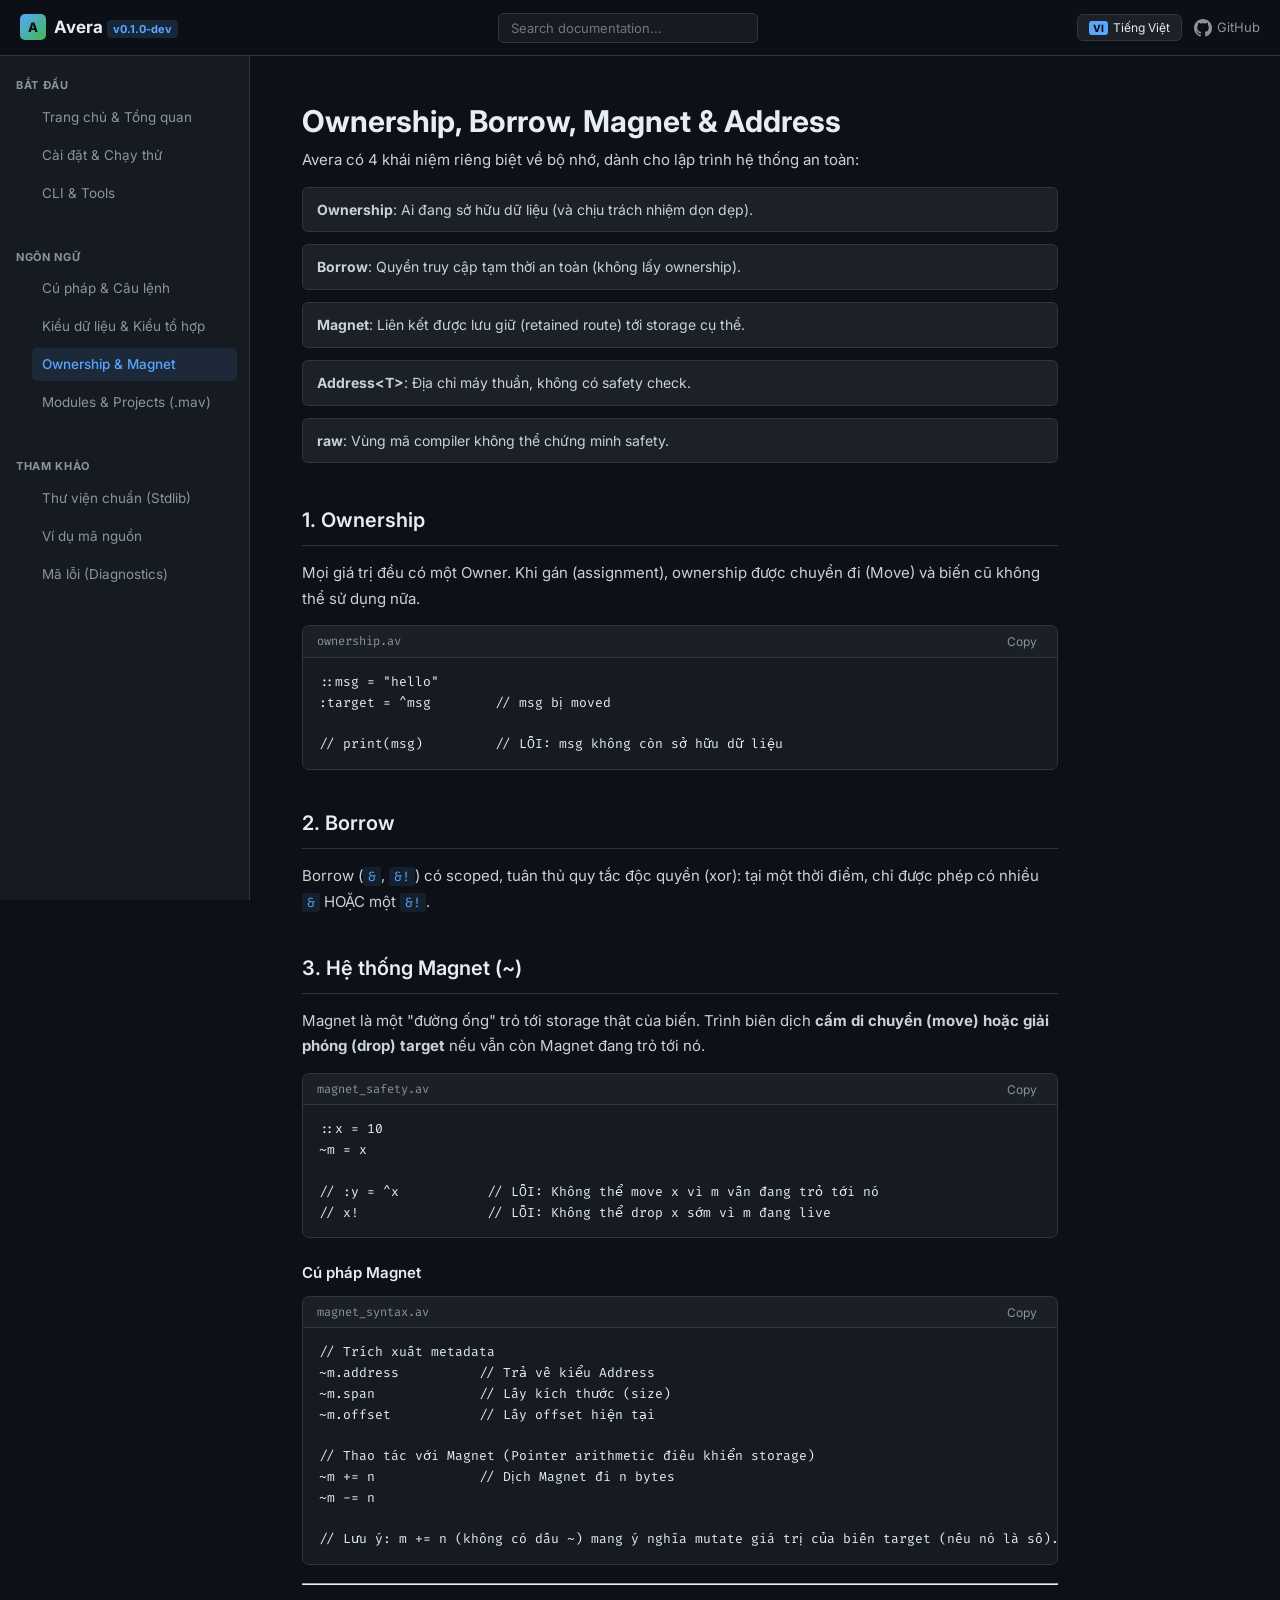
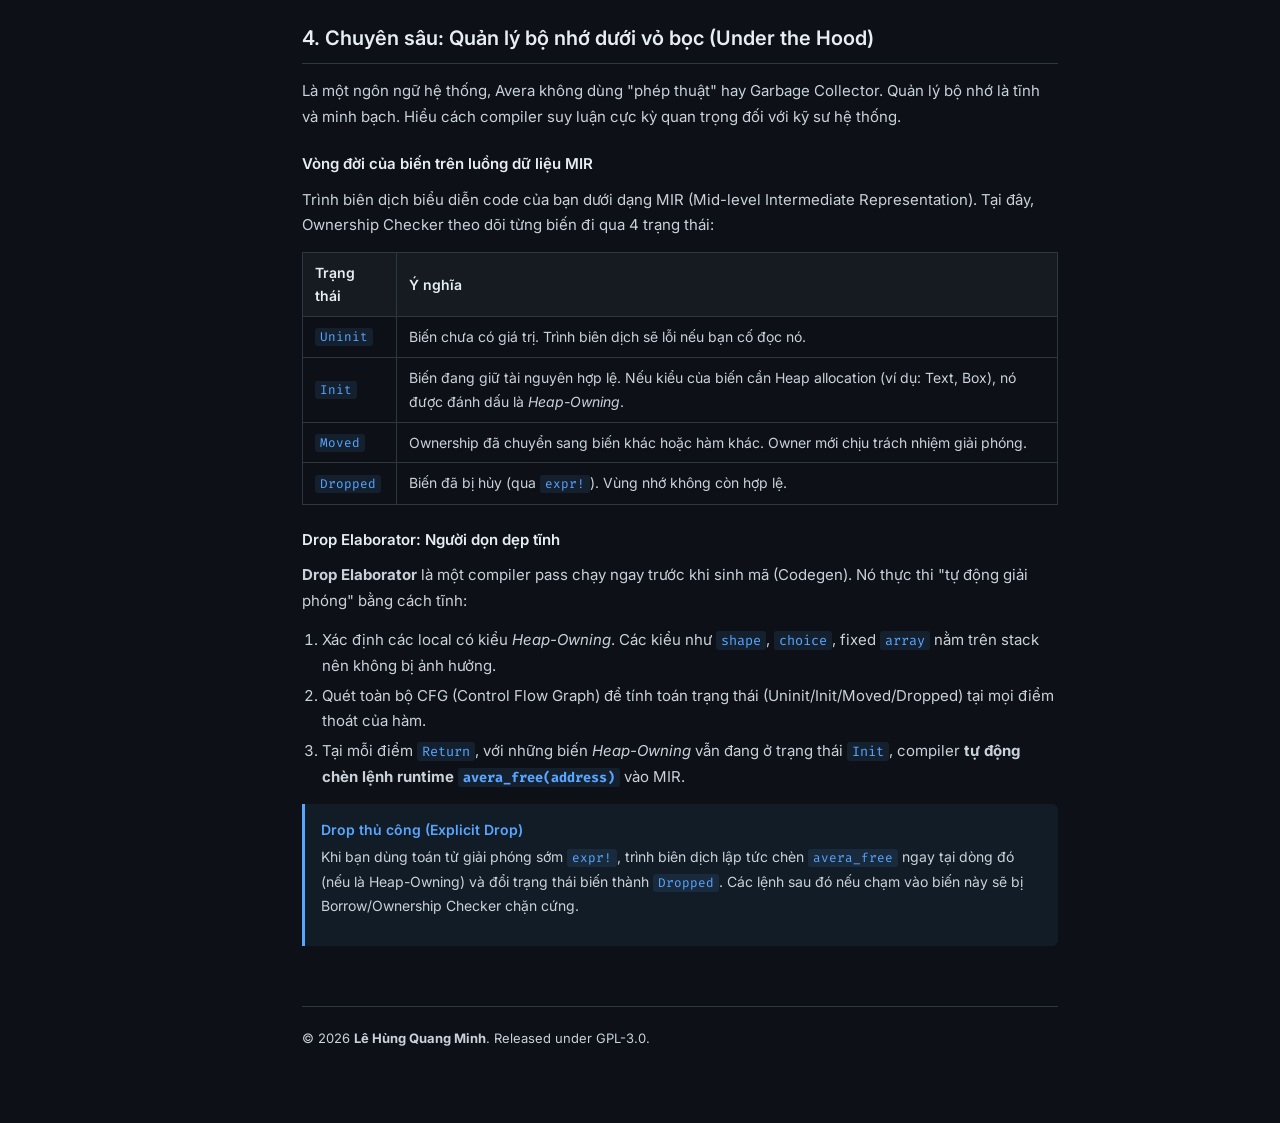
<file: site/ownership-magnet.html>
<!DOCTYPE html>
<html lang="vi">
<head>
  <meta charset="UTF-8">
  <meta name="viewport" content="width=device-width, initial-scale=1.0">
  <title>Avera Language Docs</title>
  <link rel="preconnect" href="https://fonts.googleapis.com">
  <link rel="preconnect" href="https://fonts.gstatic.com" crossorigin>
  <link href="https://fonts.googleapis.com/css2?family=Fira+Code:wght@400;500;600&family=Inter:wght@300;400;500;600;700&display=swap" rel="stylesheet">
  <link rel="stylesheet" href="style.css">
</head>
<body>
<header class="navbar">
  <div class="nav-l">
    <a href="index.html" class="logo">
      <div class="logo-mark">A</div>
      <span class="logo-text">Avera <span class="vtag">v0.1.0-dev</span></span>
    </a>
  </div>
  <div class="nav-c">
    <div class="search-box">
      <input type="text" id="searchInput" placeholder="Search documentation...">
    </div>
  </div>
  <div class="nav-r">
    <button id="langToggleBtn" class="lang-btn">
      <span class="lang-badge">VI</span>
      <span class="lang-text">Tiếng Việt</span>
    </button>
    <a href="https://github.com/dismonjames/Avera" target="_blank" rel="noopener" class="gh-link">
      <svg height="18" width="18" viewBox="0 0 16 16" fill="currentColor">
        <path d="M8 0C3.58 0 0 3.58 0 8c0 3.54 2.29 6.53 5.47 7.59.4.07.55-.17.55-.38 0-.19-.01-.82-.01-1.49-2.01.37-2.53-.49-2.69-.94-.09-.23-.48-.94-.82-1.13-.28-.15-.68-.52-.01-.53.63-.01 1.08.58 1.23.82.72 1.21 1.87.87 2.33.66.07-.52.28-.87.51-1.07-1.78-.2-3.64-.89-3.64-3.95 0-.87.31-1.59.82-2.15-.08-.2-.36-1.02.08-2.12 0 0 .67-.21 2.2.82.64-.18 1.32-.27 2-.27.68 0 1.36.09 2 .27 1.53-1.04 2.2-.82 2.2-.82.44 1.1.16 1.92.08 2.12.51.56.82 1.28.82 2.15 0 3.07-1.87 3.75-3.65 3.95.29.25.54.73.54 1.48 0 1.07-.01 1.93-.01 2.2 0 .21.15.46.55.38A8.013 8.013 0 0016 8c0-4.42-3.58-8-8-8z"/>
      </svg>
      GitHub
    </a>
  </div>
</header>

<div class="layout">
  <aside class="sidebar">
    <nav class="sidebar-nav">
      <div class="nav-section">
          <div class="ns-title"><span class="vi">Bắt đầu</span><span class="en hidden">Getting Started</span></div>
          <ul><li><a href="index.html" class="nav-link"><span class="vi">Trang chủ & Tổng quan</span><span class="en hidden">Overview</span></a></li><li><a href="getting-started.html" class="nav-link"><span class="vi">Cài đặt & Chạy thử</span><span class="en hidden">Getting Started</span></a></li><li><a href="cli.html" class="nav-link"><span class="vi">CLI & Tools</span><span class="en hidden">CLI & Tools</span></a></li></ul></div><div class="nav-section">
          <div class="ns-title"><span class="vi">Ngôn ngữ</span><span class="en hidden">Language</span></div>
          <ul><li><a href="syntax.html" class="nav-link"><span class="vi">Cú pháp & Câu lệnh</span><span class="en hidden">Syntax & Statements</span></a></li><li><a href="types.html" class="nav-link"><span class="vi">Kiểu dữ liệu & Kiểu tổ hợp</span><span class="en hidden">Types</span></a></li><li><a href="ownership-magnet.html" class="nav-link active"><span class="vi">Ownership & Magnet</span><span class="en hidden">Ownership & Magnet</span></a></li><li><a href="modules.html" class="nav-link"><span class="vi">Modules & Projects (.mav)</span><span class="en hidden">Modules & Projects</span></a></li></ul></div><div class="nav-section">
          <div class="ns-title"><span class="vi">Tham khảo</span><span class="en hidden">Reference</span></div>
          <ul><li><a href="stdlib.html" class="nav-link"><span class="vi">Thư viện chuẩn (Stdlib)</span><span class="en hidden">Standard Library</span></a></li><li><a href="examples.html" class="nav-link"><span class="vi">Ví dụ mã nguồn</span><span class="en hidden">Code Examples</span></a></li><li><a href="diagnostics.html" class="nav-link"><span class="vi">Mã lỗi (Diagnostics)</span><span class="en hidden">Diagnostics</span></a></li></ul></div>
    </nav>
  </aside>
  <main class="main">
    
<div class="doc-section">
  <h1><span class="vi">Ownership, Borrow, Magnet & Address</span><span class="en hidden">Ownership, Borrow, Magnet & Address</span></h1>
  
  <p class="vi">Avera có 4 khái niệm riêng biệt về bộ nhớ, dành cho lập trình hệ thống an toàn:</p>
  <p class="en hidden">Avera has 4 distinct memory concepts for safe systems programming:</p>
  <ul class="qlinks">
    <li><strong>Ownership</strong>: <span class="vi">Ai đang sở hữu dữ liệu (và chịu trách nhiệm dọn dẹp).</span><span class="en hidden">Who owns the data (and is responsible for cleanup).</span></li>
    <li><strong>Borrow</strong>: <span class="vi">Quyền truy cập tạm thời an toàn (không lấy ownership).</span><span class="en hidden">Safe temporary access rights (without ownership).</span></li>
    <li><strong>Magnet</strong>: <span class="vi">Liên kết được lưu giữ (retained route) tới storage cụ thể.</span><span class="en hidden">Retained route to a specific storage location.</span></li>
    <li><strong>Address&lt;T&gt;</strong>: <span class="vi">Địa chỉ máy thuần, không có safety check.</span><span class="en hidden">Raw machine address, no safety checks.</span></li>
    <li><strong>raw</strong>: <span class="vi">Vùng mã compiler không thể chứng minh safety.</span><span class="en hidden">Code blocks where the compiler cannot prove safety.</span></li>
  </ul>

  <h2><span class="vi">1. Ownership</span><span class="en hidden">1. Ownership</span></h2>
  <p class="vi">Mọi giá trị đều có một Owner. Khi gán (assignment), ownership được chuyển đi (Move) và biến cũ không thể sử dụng nữa.</p>
  <p class="en hidden">Every value has an Owner. On assignment, ownership is moved and the old variable can no longer be used.</p>
  <div class="cb">
  <div class="cb-head"><span>ownership.av</span><button class="copy-btn">Copy</button></div>
  <pre><code>::msg = "hello"
:target = ^msg        // msg bị moved

// print(msg)         // LỖI: msg không còn sở hữu dữ liệu</code></pre>
</div>

  <h2><span class="vi">2. Borrow</span><span class="en hidden">2. Borrow</span></h2>
  <p class="vi">Borrow (<code>&</code>, <code>&!</code>) có scoped, tuân thủ quy tắc độc quyền (xor): tại một thời điểm, chỉ được phép có nhiều <code>&</code> HOẶC một <code>&!</code>.</p>
  <p class="en hidden">Borrows (<code>&</code>, <code>&!</code>) are scoped and follow the xor rule: at any time, you may have multiple <code>&</code> OR exactly one <code>&!</code>.</p>

  <h2><span class="vi">3. Hệ thống Magnet (~)</span><span class="en hidden">3. Magnet System (~)</span></h2>
  <p class="vi">Magnet là một "đường ống" trỏ tới storage thật của biến. Trình biên dịch <strong>cấm di chuyển (move) hoặc giải phóng (drop) target</strong> nếu vẫn còn Magnet đang trỏ tới nó.</p>
  <p class="en hidden">A Magnet is a "route" to the actual storage of a variable. The compiler <strong>prevents moving or dropping the target</strong> if there is a live Magnet pointing to it.</p>
  
  <div class="cb">
  <div class="cb-head"><span>magnet_safety.av</span><button class="copy-btn">Copy</button></div>
  <pre><code>::x = 10
~m = x

// :y = ^x           // LỖI: Không thể move x vì m vẫn đang trỏ tới nó
// x!                // LỖI: Không thể drop x sớm vì m đang live</code></pre>
</div>

  <h3><span class="vi">Cú pháp Magnet</span><span class="en hidden">Magnet Syntax</span></h3>
  <div class="cb">
  <div class="cb-head"><span>magnet_syntax.av</span><button class="copy-btn">Copy</button></div>
  <pre><code>// Trích xuất metadata
~m.address          // Trả về kiểu Address<T>
~m.span             // Lấy kích thước (size)
~m.offset           // Lấy offset hiện tại

// Thao tác với Magnet (Pointer arithmetic điều khiển storage)
~m += n             // Dịch Magnet đi n bytes
~m -= n

// Lưu ý: m += n (không có dấu ~) mang ý nghĩa mutate giá trị của biến target (nếu nó là số).</code></pre>
</div>

  <hr>
  <h2><span class="vi">4. Chuyên sâu: Quản lý bộ nhớ dưới vỏ bọc (Under the Hood)</span><span class="en hidden">4. Deep Dive: Memory Management Under the Hood</span></h2>
  <p class="vi">
    Là một ngôn ngữ hệ thống, Avera không dùng "phép thuật" hay Garbage Collector. Quản lý bộ nhớ là tĩnh và minh bạch. 
    Hiểu cách compiler suy luận cực kỳ quan trọng đối với kỹ sư hệ thống.
  </p>
  <p class="en hidden">
    As a systems language, Avera uses no "magic" or Garbage Collector. Memory management is static and transparent. 
    Understanding how the compiler reasons is critical for systems engineers.
  </p>

  <h3><span class="vi">Vòng đời của biến trên luồng dữ liệu MIR</span><span class="en hidden">Variable Lifecycle on MIR Dataflow</span></h3>
  <p class="vi">Trình biên dịch biểu diễn code của bạn dưới dạng MIR (Mid-level Intermediate Representation). Tại đây, Ownership Checker theo dõi từng biến đi qua 4 trạng thái:</p>
  <p class="en hidden">The compiler lowers your code to MIR (Mid-level Intermediate Representation). Here, the Ownership Checker tracks each variable through 4 states:</p>
  
  <table class="tbl">
    <thead><tr><th><span class="vi">Trạng thái</span><span class="en hidden">State</span></th><th><span class="vi">Ý nghĩa</span><span class="en hidden">Meaning</span></th></tr></thead>
    <tbody>
      <tr><td><code>Uninit</code></td><td><span class="vi">Biến chưa có giá trị. Trình biên dịch sẽ lỗi nếu bạn cố đọc nó.</span><span class="en hidden">Variable has no value. The compiler errors if you try to read it.</span></td></tr>
      <tr><td><code>Init</code></td><td><span class="vi">Biến đang giữ tài nguyên hợp lệ. Nếu kiểu của biến cần Heap allocation (ví dụ: Text, Box), nó được đánh dấu là <em>Heap-Owning</em>.</span><span class="en hidden">Variable holds a valid resource. If its type requires Heap allocation (e.g. Text, Box), it is marked as <em>Heap-Owning</em>.</span></td></tr>
      <tr><td><code>Moved</code></td><td><span class="vi">Ownership đã chuyển sang biến khác hoặc hàm khác. Owner mới chịu trách nhiệm giải phóng.</span><span class="en hidden">Ownership transferred to another variable or function. The new owner is responsible for freeing.</span></td></tr>
      <tr><td><code>Dropped</code></td><td><span class="vi">Biến đã bị hủy (qua <code>expr!</code>). Vùng nhớ không còn hợp lệ.</span><span class="en hidden">Variable was destroyed (via <code>expr!</code>). Memory is no longer valid.</span></td></tr>
    </tbody>
  </table>

  <h3><span class="vi">Drop Elaborator: Người dọn dẹp tĩnh</span><span class="en hidden">Drop Elaborator: The Static Cleaner</span></h3>
  <p class="vi">
    <strong>Drop Elaborator</strong> là một compiler pass chạy ngay trước khi sinh mã (Codegen). Nó thực thi "tự động giải phóng" bằng cách tĩnh:
  </p>
  <p class="en hidden">
    The <strong>Drop Elaborator</strong> is a compiler pass that runs right before Codegen. It implements "automatic deallocation" statically:
  </p>
  <ol>
    <li><span class="vi">Xác định các local có kiểu <em>Heap-Owning</em>. Các kiểu như <code>shape</code>, <code>choice</code>, fixed <code>array</code> nằm trên stack nên không bị ảnh hưởng.</span>
        <span class="en hidden">Identifies locals with <em>Heap-Owning</em> types. Types like <code>shape</code>, <code>choice</code>, and fixed <code>array</code> are stack-allocated and thus unaffected.</span></li>
    <li><span class="vi">Quét toàn bộ CFG (Control Flow Graph) để tính toán trạng thái (Uninit/Init/Moved/Dropped) tại mọi điểm thoát của hàm.</span>
        <span class="en hidden">Scans the entire CFG to compute the state (Uninit/Init/Moved/Dropped) at every function exit point.</span></li>
    <li><span class="vi">Tại mỗi điểm <code>Return</code>, với những biến <em>Heap-Owning</em> vẫn đang ở trạng thái <code>Init</code>, compiler <strong>tự động chèn lệnh runtime <code>avera_free(address)</code></strong> vào MIR.</span>
        <span class="en hidden">At each <code>Return</code> point, for any <em>Heap-Owning</em> variable still in the <code>Init</code> state, the compiler <strong>automatically injects a runtime <code>avera_free(address)</code> instruction</strong> into the MIR.</span></li>
  </ol>

  <div class="notice">
    <div class="nt"><span class="vi">Drop thủ công (Explicit Drop)</span><span class="en hidden">Explicit Manual Drop</span></div>
    <p class="vi">Khi bạn dùng toán tử giải phóng sớm <code>expr!</code>, trình biên dịch lập tức chèn <code>avera_free</code> ngay tại dòng đó (nếu là Heap-Owning) và đổi trạng thái biến thành <code>Dropped</code>. Các lệnh sau đó nếu chạm vào biến này sẽ bị Borrow/Ownership Checker chặn cứng.</p>
    <p class="en hidden">When you use the early explicit drop operator <code>expr!</code>, the compiler immediately injects <code>avera_free</code> at that exact line (if Heap-Owning) and transitions the state to <code>Dropped</code>. Subsequent attempts to use the variable are hard-blocked by the Borrow/Ownership Checker.</p>
  </div>
</div>

    <footer class="footer">
      <p>© 2026 <strong>Lê Hùng Quang Minh</strong>. Released under GPL-3.0.</p>
    </footer>
  </main>
</div>
<script src="app.js"></script>
</body>
</html>
</file>
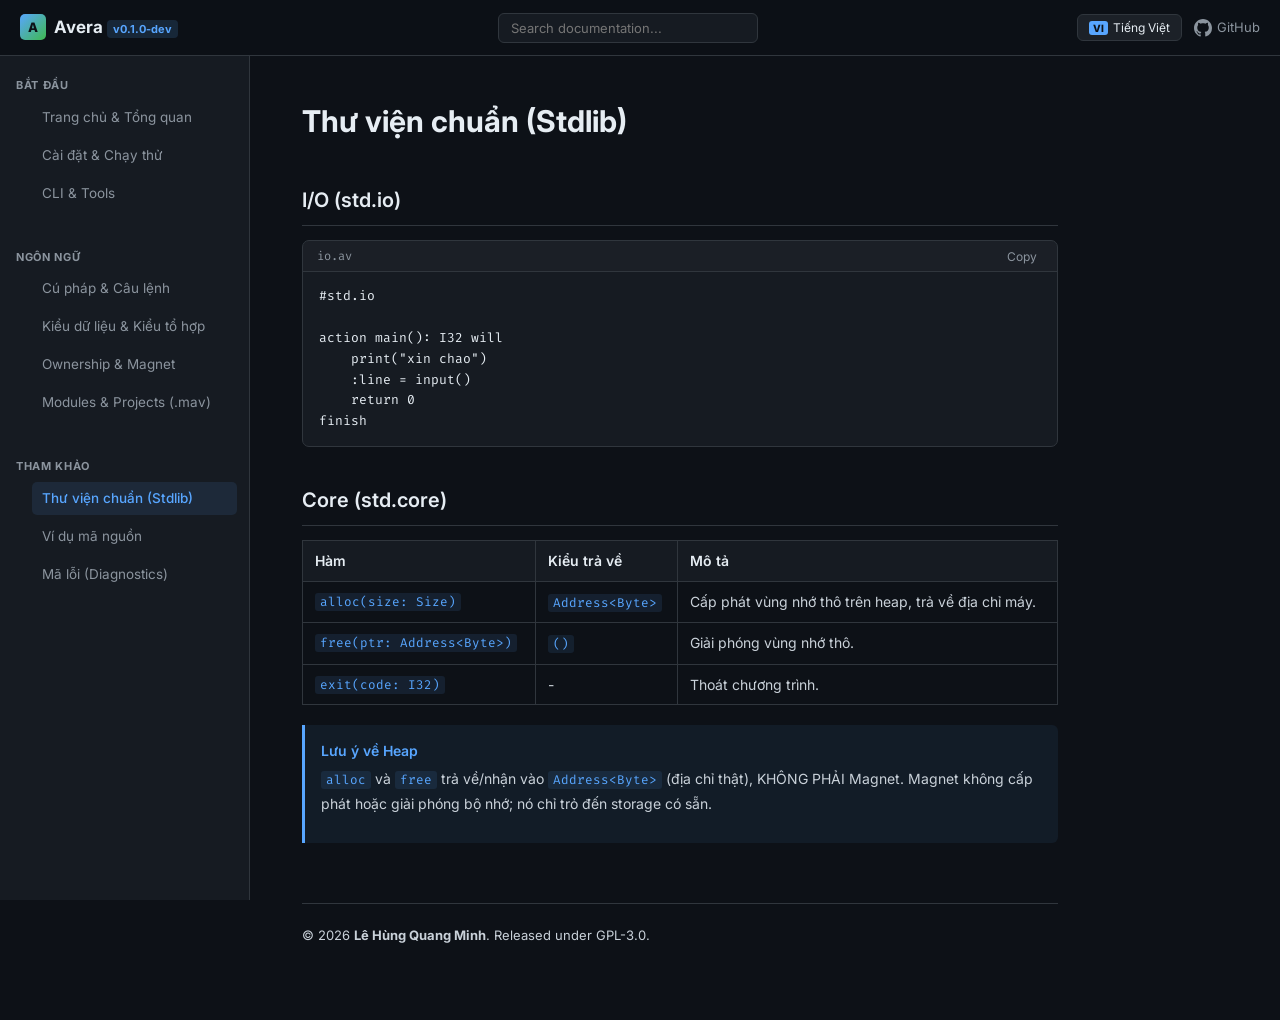
<file: site/stdlib.html>
<!DOCTYPE html>
<html lang="vi">
<head>
  <meta charset="UTF-8">
  <meta name="viewport" content="width=device-width, initial-scale=1.0">
  <title>Avera Language Docs</title>
  <link rel="preconnect" href="https://fonts.googleapis.com">
  <link rel="preconnect" href="https://fonts.gstatic.com" crossorigin>
  <link href="https://fonts.googleapis.com/css2?family=Fira+Code:wght@400;500;600&family=Inter:wght@300;400;500;600;700&display=swap" rel="stylesheet">
  <link rel="stylesheet" href="style.css">
</head>
<body>
<header class="navbar">
  <div class="nav-l">
    <a href="index.html" class="logo">
      <div class="logo-mark">A</div>
      <span class="logo-text">Avera <span class="vtag">v0.1.0-dev</span></span>
    </a>
  </div>
  <div class="nav-c">
    <div class="search-box">
      <input type="text" id="searchInput" placeholder="Search documentation...">
    </div>
  </div>
  <div class="nav-r">
    <button id="langToggleBtn" class="lang-btn">
      <span class="lang-badge">VI</span>
      <span class="lang-text">Tiếng Việt</span>
    </button>
    <a href="https://github.com/dismonjames/Avera" target="_blank" rel="noopener" class="gh-link">
      <svg height="18" width="18" viewBox="0 0 16 16" fill="currentColor">
        <path d="M8 0C3.58 0 0 3.58 0 8c0 3.54 2.29 6.53 5.47 7.59.4.07.55-.17.55-.38 0-.19-.01-.82-.01-1.49-2.01.37-2.53-.49-2.69-.94-.09-.23-.48-.94-.82-1.13-.28-.15-.68-.52-.01-.53.63-.01 1.08.58 1.23.82.72 1.21 1.87.87 2.33.66.07-.52.28-.87.51-1.07-1.78-.2-3.64-.89-3.64-3.95 0-.87.31-1.59.82-2.15-.08-.2-.36-1.02.08-2.12 0 0 .67-.21 2.2.82.64-.18 1.32-.27 2-.27.68 0 1.36.09 2 .27 1.53-1.04 2.2-.82 2.2-.82.44 1.1.16 1.92.08 2.12.51.56.82 1.28.82 2.15 0 3.07-1.87 3.75-3.65 3.95.29.25.54.73.54 1.48 0 1.07-.01 1.93-.01 2.2 0 .21.15.46.55.38A8.013 8.013 0 0016 8c0-4.42-3.58-8-8-8z"/>
      </svg>
      GitHub
    </a>
  </div>
</header>

<div class="layout">
  <aside class="sidebar">
    <nav class="sidebar-nav">
      <div class="nav-section">
          <div class="ns-title"><span class="vi">Bắt đầu</span><span class="en hidden">Getting Started</span></div>
          <ul><li><a href="index.html" class="nav-link"><span class="vi">Trang chủ & Tổng quan</span><span class="en hidden">Overview</span></a></li><li><a href="getting-started.html" class="nav-link"><span class="vi">Cài đặt & Chạy thử</span><span class="en hidden">Getting Started</span></a></li><li><a href="cli.html" class="nav-link"><span class="vi">CLI & Tools</span><span class="en hidden">CLI & Tools</span></a></li></ul></div><div class="nav-section">
          <div class="ns-title"><span class="vi">Ngôn ngữ</span><span class="en hidden">Language</span></div>
          <ul><li><a href="syntax.html" class="nav-link"><span class="vi">Cú pháp & Câu lệnh</span><span class="en hidden">Syntax & Statements</span></a></li><li><a href="types.html" class="nav-link"><span class="vi">Kiểu dữ liệu & Kiểu tổ hợp</span><span class="en hidden">Types</span></a></li><li><a href="ownership-magnet.html" class="nav-link"><span class="vi">Ownership & Magnet</span><span class="en hidden">Ownership & Magnet</span></a></li><li><a href="modules.html" class="nav-link"><span class="vi">Modules & Projects (.mav)</span><span class="en hidden">Modules & Projects</span></a></li></ul></div><div class="nav-section">
          <div class="ns-title"><span class="vi">Tham khảo</span><span class="en hidden">Reference</span></div>
          <ul><li><a href="stdlib.html" class="nav-link active"><span class="vi">Thư viện chuẩn (Stdlib)</span><span class="en hidden">Standard Library</span></a></li><li><a href="examples.html" class="nav-link"><span class="vi">Ví dụ mã nguồn</span><span class="en hidden">Code Examples</span></a></li><li><a href="diagnostics.html" class="nav-link"><span class="vi">Mã lỗi (Diagnostics)</span><span class="en hidden">Diagnostics</span></a></li></ul></div>
    </nav>
  </aside>
  <main class="main">
    
<div class="doc-section">
  <h1><span class="vi">Thư viện chuẩn (Stdlib)</span><span class="en hidden">Standard Library</span></h1>

  <h2><span class="vi">I/O (std.io)</span><span class="en hidden">I/O (std.io)</span></h2>
  <div class="cb">
  <div class="cb-head"><span>io.av</span><button class="copy-btn">Copy</button></div>
  <pre><code>#std.io

action main(): I32 will
    print("xin chao")
    :line = input()
    return 0
finish</code></pre>
</div>

  <h2><span class="vi">Core (std.core)</span><span class="en hidden">Core (std.core)</span></h2>
  <table class="tbl">
    <thead><tr><th><span class="vi">Hàm</span><span class="en hidden">Function</span></th><th><span class="vi">Kiểu trả về</span><span class="en hidden">Return Type</span></th><th><span class="vi">Mô tả</span><span class="en hidden">Description</span></th></tr></thead>
    <tbody>
      <tr><td><code>alloc(size: Size)</code></td><td><code>Address&lt;Byte&gt;</code></td><td><span class="vi">Cấp phát vùng nhớ thô trên heap, trả về địa chỉ máy.</span><span class="en hidden">Allocate raw memory on the heap, returning a machine address.</span></td></tr>
      <tr><td><code>free(ptr: Address&lt;Byte&gt;)</code></td><td><code>()</code></td><td><span class="vi">Giải phóng vùng nhớ thô.</span><span class="en hidden">Free raw memory.</span></td></tr>
      <tr><td><code>exit(code: I32)</code></td><td><span class="vi">-</span><span class="en hidden">-</span></td><td><span class="vi">Thoát chương trình.</span><span class="en hidden">Exit program.</span></td></tr>
    </tbody>
  </table>
  <div class="notice">
    <div class="nt"><span class="vi">Lưu ý về Heap</span><span class="en hidden">Heap Note</span></div>
    <p class="vi"><code>alloc</code> và <code>free</code> trả về/nhận vào <code>Address&lt;Byte&gt;</code> (địa chỉ thật), KHÔNG PHẢI Magnet. Magnet không cấp phát hoặc giải phóng bộ nhớ; nó chỉ trỏ đến storage có sẵn.</p>
    <p class="en hidden"><code>alloc</code> and <code>free</code> operate on <code>Address&lt;Byte&gt;</code> (raw addresses), NOT Magnets. Magnets do not allocate or free memory; they only route to existing storage.</p>
  </div>
</div>

    <footer class="footer">
      <p>© 2026 <strong>Lê Hùng Quang Minh</strong>. Released under GPL-3.0.</p>
    </footer>
  </main>
</div>
<script src="app.js"></script>
</body>
</html>
</file>
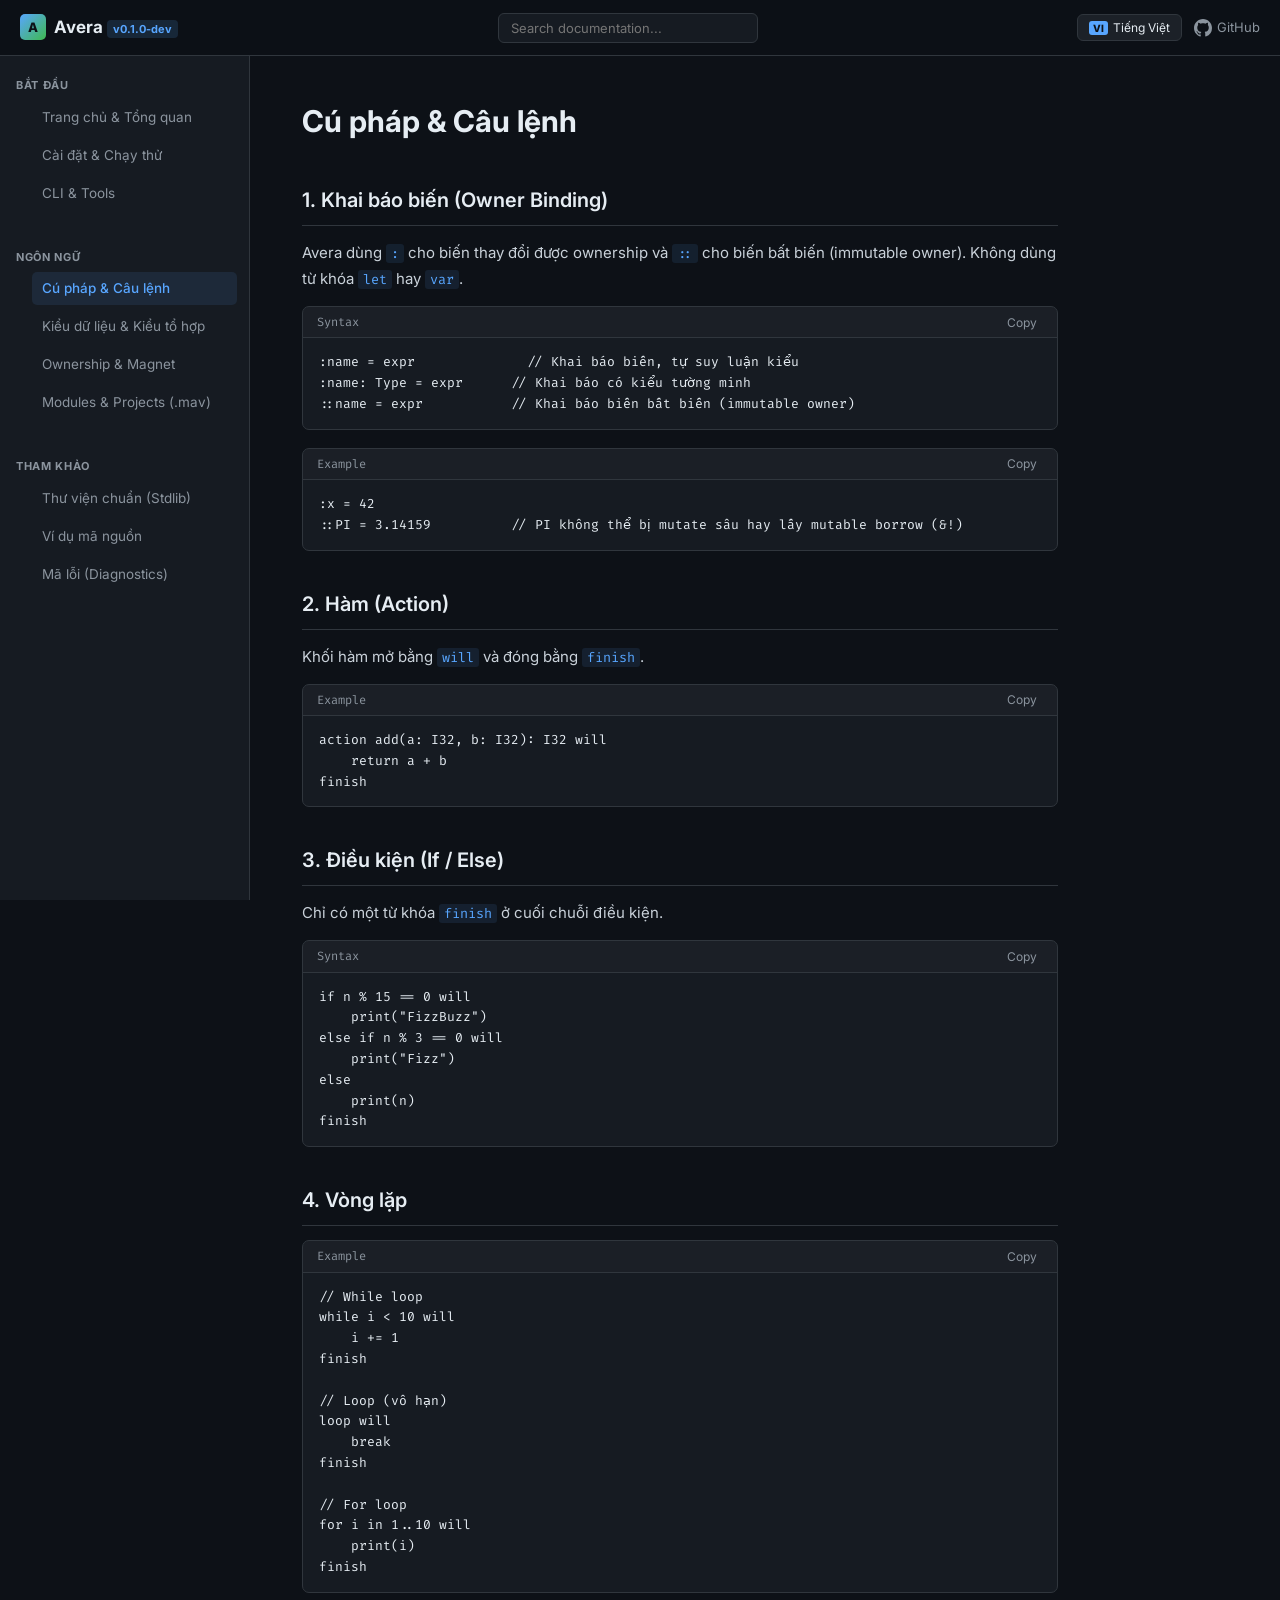
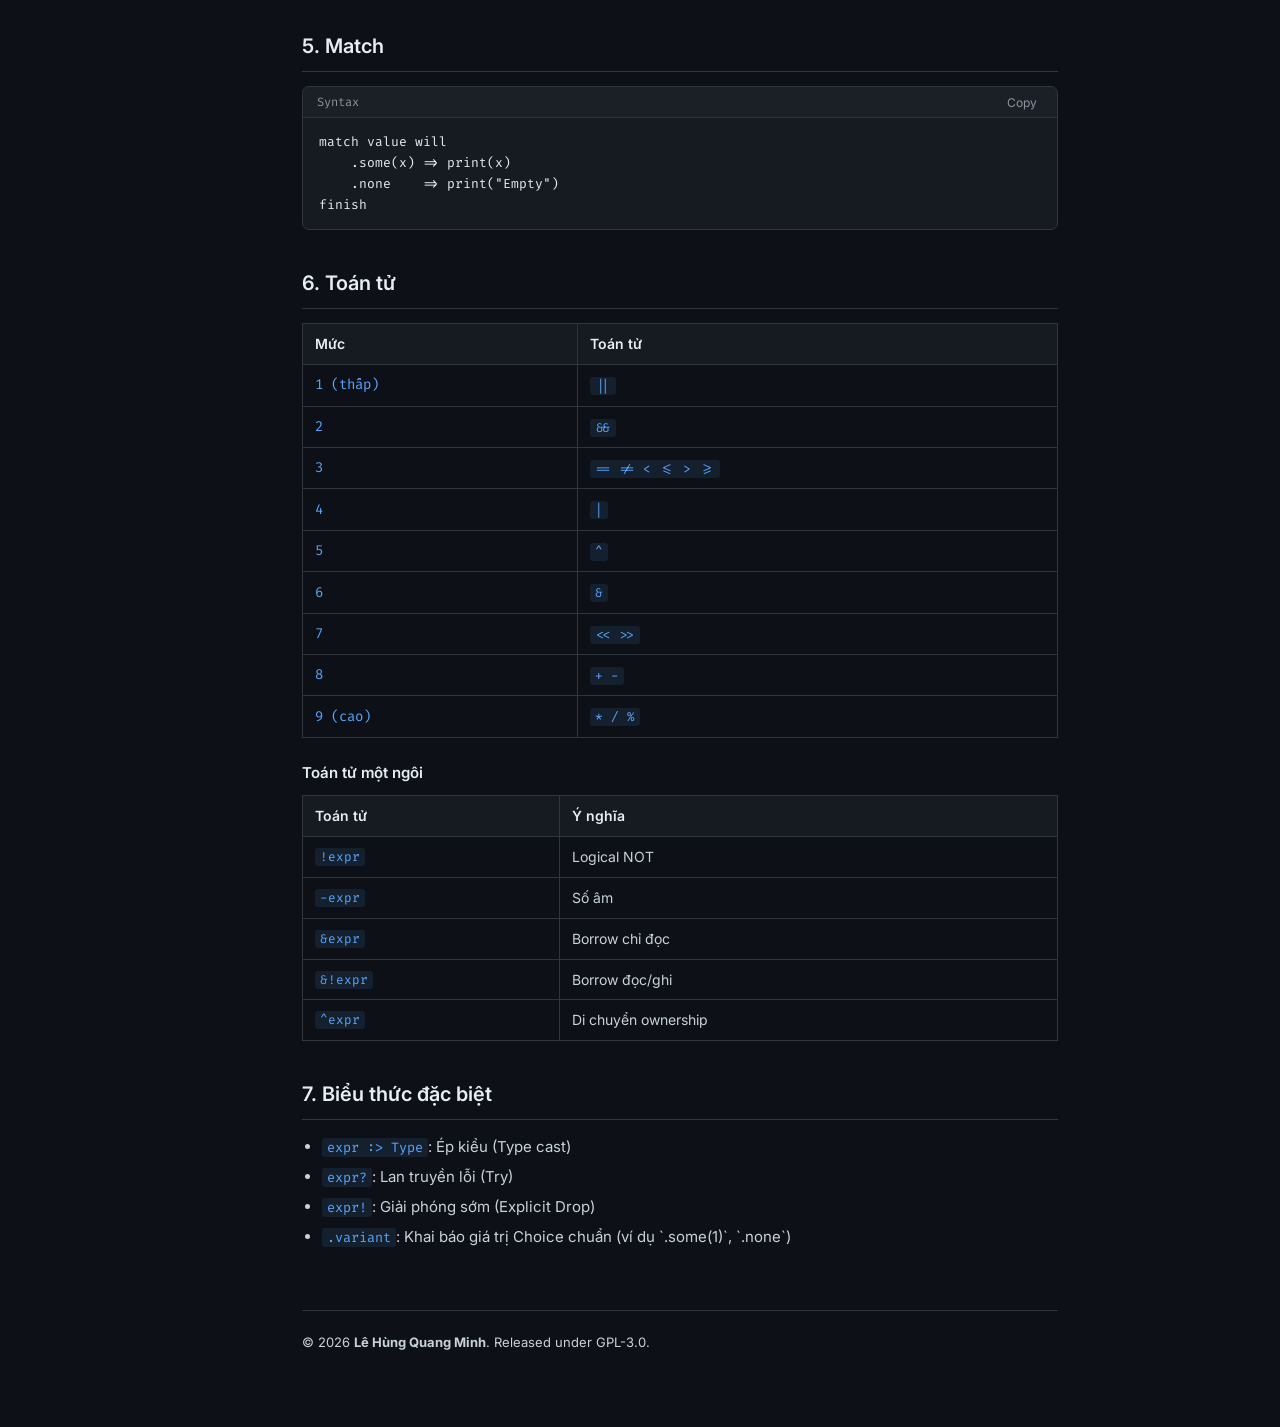
<file: site/syntax.html>
<!DOCTYPE html>
<html lang="vi">
<head>
  <meta charset="UTF-8">
  <meta name="viewport" content="width=device-width, initial-scale=1.0">
  <title>Avera Language Docs</title>
  <link rel="preconnect" href="https://fonts.googleapis.com">
  <link rel="preconnect" href="https://fonts.gstatic.com" crossorigin>
  <link href="https://fonts.googleapis.com/css2?family=Fira+Code:wght@400;500;600&family=Inter:wght@300;400;500;600;700&display=swap" rel="stylesheet">
  <link rel="stylesheet" href="style.css">
</head>
<body>
<header class="navbar">
  <div class="nav-l">
    <a href="index.html" class="logo">
      <div class="logo-mark">A</div>
      <span class="logo-text">Avera <span class="vtag">v0.1.0-dev</span></span>
    </a>
  </div>
  <div class="nav-c">
    <div class="search-box">
      <input type="text" id="searchInput" placeholder="Search documentation...">
    </div>
  </div>
  <div class="nav-r">
    <button id="langToggleBtn" class="lang-btn">
      <span class="lang-badge">VI</span>
      <span class="lang-text">Tiếng Việt</span>
    </button>
    <a href="https://github.com/dismonjames/Avera" target="_blank" rel="noopener" class="gh-link">
      <svg height="18" width="18" viewBox="0 0 16 16" fill="currentColor">
        <path d="M8 0C3.58 0 0 3.58 0 8c0 3.54 2.29 6.53 5.47 7.59.4.07.55-.17.55-.38 0-.19-.01-.82-.01-1.49-2.01.37-2.53-.49-2.69-.94-.09-.23-.48-.94-.82-1.13-.28-.15-.68-.52-.01-.53.63-.01 1.08.58 1.23.82.72 1.21 1.87.87 2.33.66.07-.52.28-.87.51-1.07-1.78-.2-3.64-.89-3.64-3.95 0-.87.31-1.59.82-2.15-.08-.2-.36-1.02.08-2.12 0 0 .67-.21 2.2.82.64-.18 1.32-.27 2-.27.68 0 1.36.09 2 .27 1.53-1.04 2.2-.82 2.2-.82.44 1.1.16 1.92.08 2.12.51.56.82 1.28.82 2.15 0 3.07-1.87 3.75-3.65 3.95.29.25.54.73.54 1.48 0 1.07-.01 1.93-.01 2.2 0 .21.15.46.55.38A8.013 8.013 0 0016 8c0-4.42-3.58-8-8-8z"/>
      </svg>
      GitHub
    </a>
  </div>
</header>

<div class="layout">
  <aside class="sidebar">
    <nav class="sidebar-nav">
      <div class="nav-section">
          <div class="ns-title"><span class="vi">Bắt đầu</span><span class="en hidden">Getting Started</span></div>
          <ul><li><a href="index.html" class="nav-link"><span class="vi">Trang chủ & Tổng quan</span><span class="en hidden">Overview</span></a></li><li><a href="getting-started.html" class="nav-link"><span class="vi">Cài đặt & Chạy thử</span><span class="en hidden">Getting Started</span></a></li><li><a href="cli.html" class="nav-link"><span class="vi">CLI & Tools</span><span class="en hidden">CLI & Tools</span></a></li></ul></div><div class="nav-section">
          <div class="ns-title"><span class="vi">Ngôn ngữ</span><span class="en hidden">Language</span></div>
          <ul><li><a href="syntax.html" class="nav-link active"><span class="vi">Cú pháp & Câu lệnh</span><span class="en hidden">Syntax & Statements</span></a></li><li><a href="types.html" class="nav-link"><span class="vi">Kiểu dữ liệu & Kiểu tổ hợp</span><span class="en hidden">Types</span></a></li><li><a href="ownership-magnet.html" class="nav-link"><span class="vi">Ownership & Magnet</span><span class="en hidden">Ownership & Magnet</span></a></li><li><a href="modules.html" class="nav-link"><span class="vi">Modules & Projects (.mav)</span><span class="en hidden">Modules & Projects</span></a></li></ul></div><div class="nav-section">
          <div class="ns-title"><span class="vi">Tham khảo</span><span class="en hidden">Reference</span></div>
          <ul><li><a href="stdlib.html" class="nav-link"><span class="vi">Thư viện chuẩn (Stdlib)</span><span class="en hidden">Standard Library</span></a></li><li><a href="examples.html" class="nav-link"><span class="vi">Ví dụ mã nguồn</span><span class="en hidden">Code Examples</span></a></li><li><a href="diagnostics.html" class="nav-link"><span class="vi">Mã lỗi (Diagnostics)</span><span class="en hidden">Diagnostics</span></a></li></ul></div>
    </nav>
  </aside>
  <main class="main">
    
<div class="doc-section">
  <h1><span class="vi">Cú pháp & Câu lệnh</span><span class="en hidden">Syntax & Statements</span></h1>

  <h2><span class="vi">1. Khai báo biến (Owner Binding)</span><span class="en hidden">1. Variable Declarations</span></h2>
  <p class="vi">Avera dùng <code>:</code> cho biến thay đổi được ownership và <code>::</code> cho biến bất biến (immutable owner). Không dùng từ khóa <code>let</code> hay <code>var</code>.</p>
  <p class="en hidden">Avera uses <code>:</code> for standard owner bindings and <code>::</code> for immutable owners. There are no <code>let</code> or <code>var</code> keywords.</p>

  <div class="cb">
  <div class="cb-head"><span>Syntax</span><button class="copy-btn">Copy</button></div>
  <pre><code>:name = expr              // Khai báo biến, tự suy luận kiểu
:name: Type = expr      // Khai báo có kiểu tường minh
::name = expr           // Khai báo biến bất biến (immutable owner)</code></pre>
</div>

  <div class="cb">
  <div class="cb-head"><span>Example</span><button class="copy-btn">Copy</button></div>
  <pre><code>:x = 42
::PI = 3.14159          // PI không thể bị mutate sâu hay lấy mutable borrow (&!)</code></pre>
</div>

  <h2><span class="vi">2. Hàm (Action)</span><span class="en hidden">2. Functions (Actions)</span></h2>
  <p class="vi">Khối hàm mở bằng <code>will</code> và đóng bằng <code>finish</code>.</p>
  <p class="en hidden">Function blocks open with <code>will</code> and close with <code>finish</code>.</p>

  <div class="cb">
  <div class="cb-head"><span>Example</span><button class="copy-btn">Copy</button></div>
  <pre><code>action add(a: I32, b: I32): I32 will
    return a + b
finish</code></pre>
</div>

  <h2><span class="vi">3. Điều kiện (If / Else)</span><span class="en hidden">3. Conditionals</span></h2>
  <p class="vi">Chỉ có một từ khóa <code>finish</code> ở cuối chuỗi điều kiện.</p>
  <p class="en hidden">There is only one <code>finish</code> keyword at the end of the conditional chain.</p>

  <div class="cb">
  <div class="cb-head"><span>Syntax</span><button class="copy-btn">Copy</button></div>
  <pre><code>if n % 15 == 0 will
    print("FizzBuzz")
else if n % 3 == 0 will
    print("Fizz")
else
    print(n)
finish</code></pre>
</div>

  <h2><span class="vi">4. Vòng lặp</span><span class="en hidden">4. Loops</span></h2>
  <div class="cb">
  <div class="cb-head"><span>Example</span><button class="copy-btn">Copy</button></div>
  <pre><code>// While loop
while i < 10 will
    i += 1
finish

// Loop (vô hạn)
loop will
    break
finish

// For loop
for i in 1..10 will
    print(i)
finish</code></pre>
</div>

  <h2><span class="vi">5. Match</span><span class="en hidden">5. Match</span></h2>
  <div class="cb">
  <div class="cb-head"><span>Syntax</span><button class="copy-btn">Copy</button></div>
  <pre><code>match value will
    .some(x) => print(x)
    .none    => print("Empty")
finish</code></pre>
</div>

  <h2><span class="vi">6. Toán tử</span><span class="en hidden">6. Operators</span></h2>
  <table class="tbl">
    <thead><tr><th><span class="vi">Mức</span><span class="en hidden">Level</span></th><th><span class="vi">Toán tử</span><span class="en hidden">Operator</span></th></tr></thead>
    <tbody>
      <tr><td>1 (thấp)</td><td><code>||</code></td></tr>
      <tr><td>2</td><td><code>&amp;&amp;</code></td></tr>
      <tr><td>3</td><td><code>== != &lt; &lt;= &gt; &gt;=</code></td></tr>
      <tr><td>4</td><td><code>|</code></td></tr>
      <tr><td>5</td><td><code>^</code></td></tr>
      <tr><td>6</td><td><code>&amp;</code></td></tr>
      <tr><td>7</td><td><code>&lt;&lt; &gt;&gt;</code></td></tr>
      <tr><td>8</td><td><code>+ -</code></td></tr>
      <tr><td>9 (cao)</td><td><code>* / %</code></td></tr>
    </tbody>
  </table>

  <h3><span class="vi">Toán tử một ngôi</span><span class="en hidden">Unary Operators</span></h3>
  <table class="tbl">
    <thead><tr><th><span class="vi">Toán tử</span><span class="en hidden">Operator</span></th><th><span class="vi">Ý nghĩa</span><span class="en hidden">Meaning</span></th></tr></thead>
    <tbody>
      <tr><td><code>!expr</code></td><td>Logical NOT</td></tr>
      <tr><td><code>-expr</code></td><td><span class="vi">Số âm</span><span class="en hidden">Negate</span></td></tr>
      <tr><td><code>&amp;expr</code></td><td><span class="vi">Borrow chỉ đọc</span><span class="en hidden">Shared borrow</span></td></tr>
      <tr><td><code>&amp;!expr</code></td><td><span class="vi">Borrow đọc/ghi</span><span class="en hidden">Mutable borrow</span></td></tr>
      <tr><td><code>^expr</code></td><td><span class="vi">Di chuyển ownership</span><span class="en hidden">Move ownership</span></td></tr>
    </tbody>
  </table>

  <h2><span class="vi">7. Biểu thức đặc biệt</span><span class="en hidden">7. Special Expressions</span></h2>
  <ul>
    <li><code>expr :&gt; Type</code>: <span class="vi">Ép kiểu (Type cast)</span><span class="en hidden">Type cast</span></li>
    <li><code>expr?</code>: <span class="vi">Lan truyền lỗi (Try)</span><span class="en hidden">Try / error propagation</span></li>
    <li><code>expr!</code>: <span class="vi">Giải phóng sớm (Explicit Drop)</span><span class="en hidden">Early explicit drop</span></li>
    <li><code>.variant</code>: <span class="vi">Khai báo giá trị Choice chuẩn (ví dụ `.some(1)`, `.none`)</span><span class="en hidden">Canonical choice variant (e.g. `.some(1)`, `.none`)</span></li>
  </ul>
</div>

    <footer class="footer">
      <p>© 2026 <strong>Lê Hùng Quang Minh</strong>. Released under GPL-3.0.</p>
    </footer>
  </main>
</div>
<script src="app.js"></script>
</body>
</html>
</file>
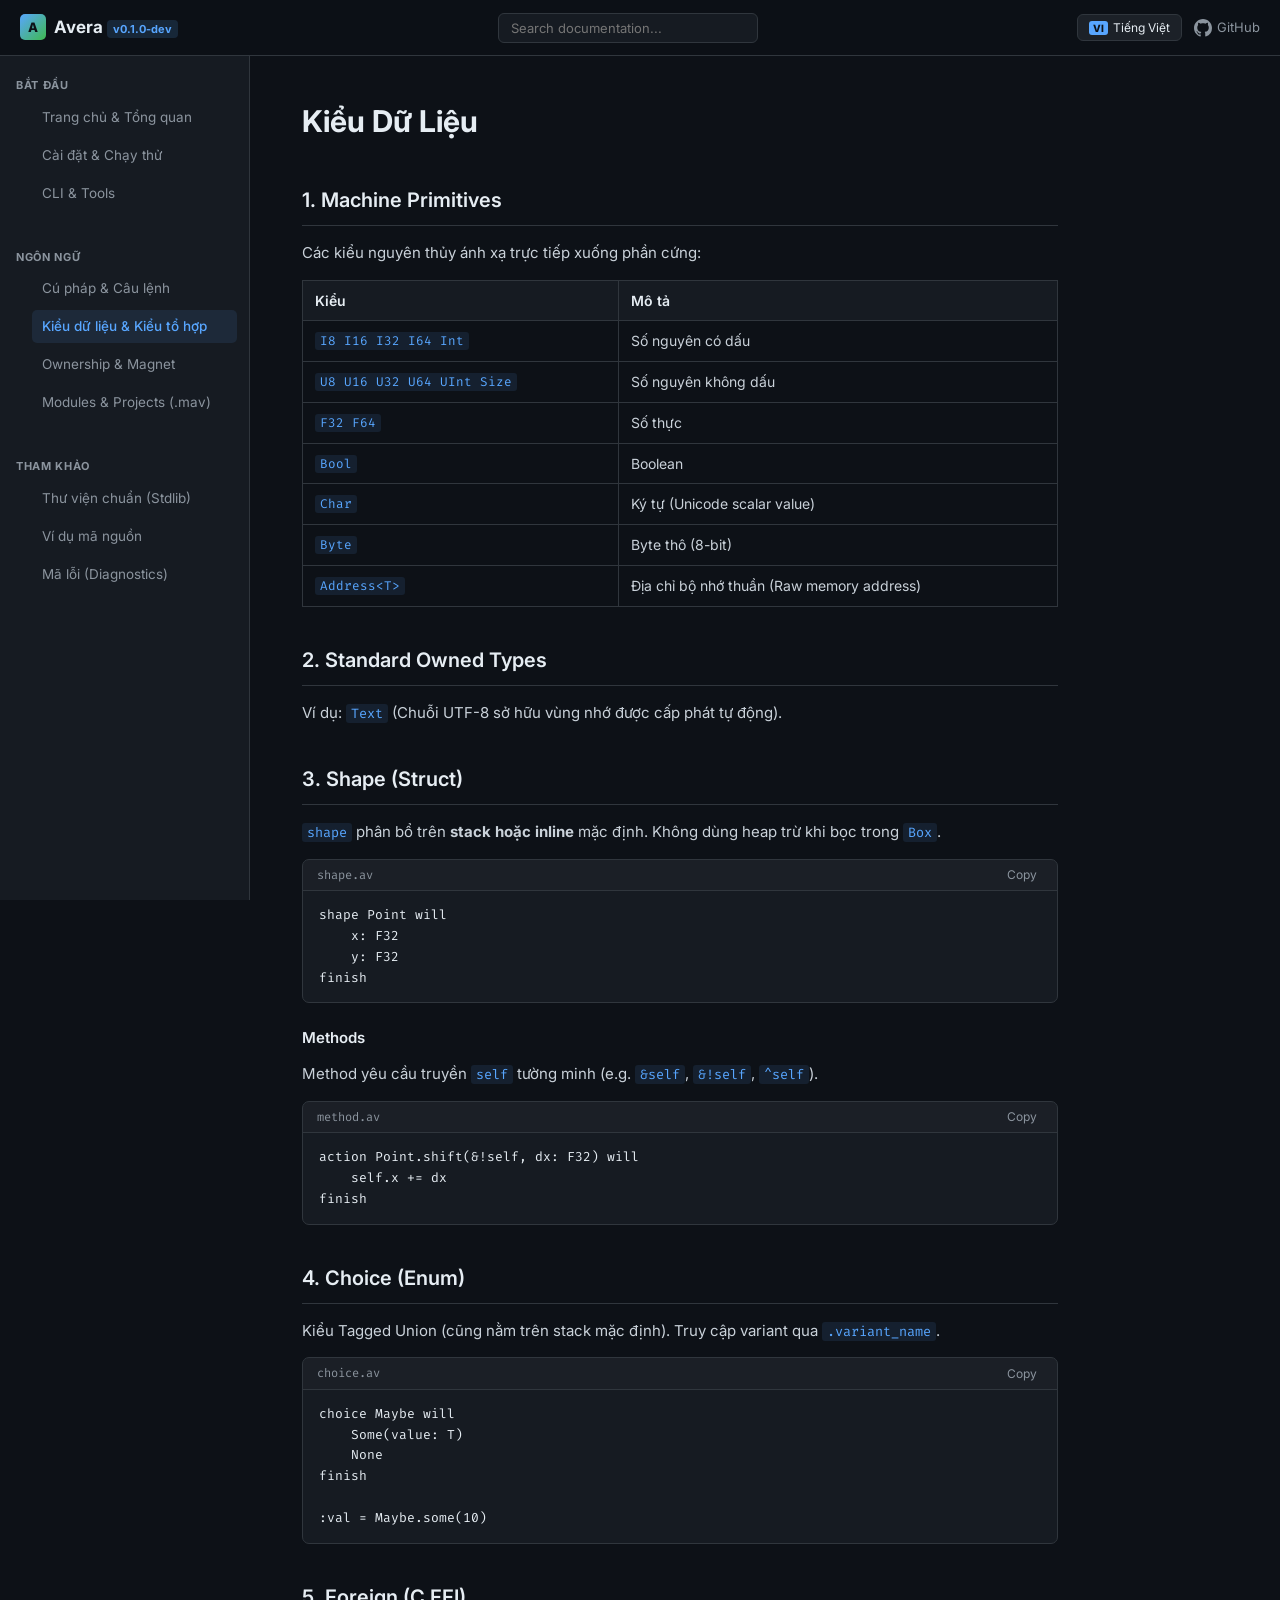
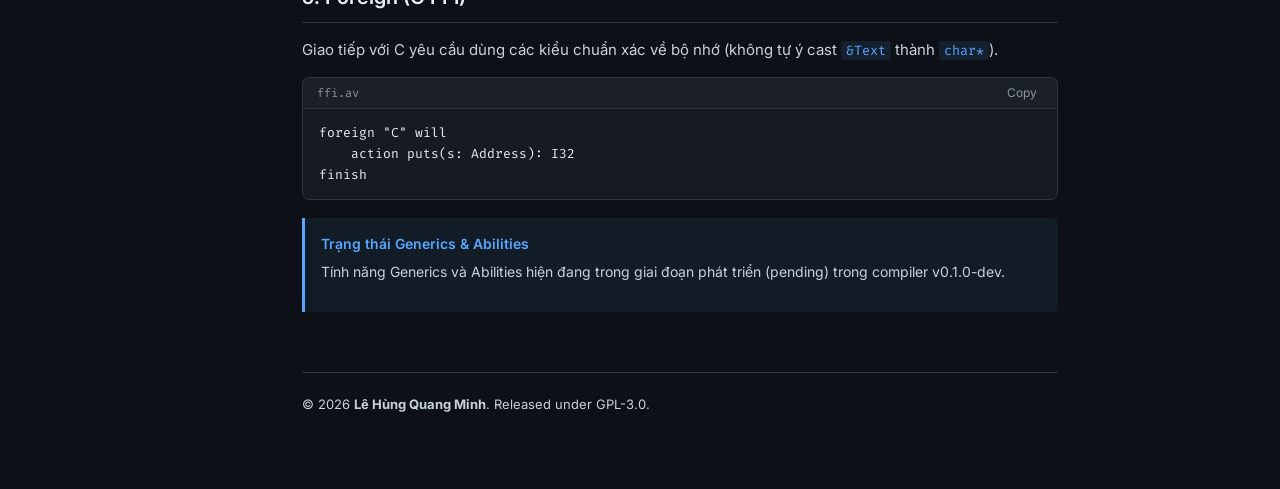
<file: site/types.html>
<!DOCTYPE html>
<html lang="vi">
<head>
  <meta charset="UTF-8">
  <meta name="viewport" content="width=device-width, initial-scale=1.0">
  <title>Avera Language Docs</title>
  <link rel="preconnect" href="https://fonts.googleapis.com">
  <link rel="preconnect" href="https://fonts.gstatic.com" crossorigin>
  <link href="https://fonts.googleapis.com/css2?family=Fira+Code:wght@400;500;600&family=Inter:wght@300;400;500;600;700&display=swap" rel="stylesheet">
  <link rel="stylesheet" href="style.css">
</head>
<body>
<header class="navbar">
  <div class="nav-l">
    <a href="index.html" class="logo">
      <div class="logo-mark">A</div>
      <span class="logo-text">Avera <span class="vtag">v0.1.0-dev</span></span>
    </a>
  </div>
  <div class="nav-c">
    <div class="search-box">
      <input type="text" id="searchInput" placeholder="Search documentation...">
    </div>
  </div>
  <div class="nav-r">
    <button id="langToggleBtn" class="lang-btn">
      <span class="lang-badge">VI</span>
      <span class="lang-text">Tiếng Việt</span>
    </button>
    <a href="https://github.com/dismonjames/Avera" target="_blank" rel="noopener" class="gh-link">
      <svg height="18" width="18" viewBox="0 0 16 16" fill="currentColor">
        <path d="M8 0C3.58 0 0 3.58 0 8c0 3.54 2.29 6.53 5.47 7.59.4.07.55-.17.55-.38 0-.19-.01-.82-.01-1.49-2.01.37-2.53-.49-2.69-.94-.09-.23-.48-.94-.82-1.13-.28-.15-.68-.52-.01-.53.63-.01 1.08.58 1.23.82.72 1.21 1.87.87 2.33.66.07-.52.28-.87.51-1.07-1.78-.2-3.64-.89-3.64-3.95 0-.87.31-1.59.82-2.15-.08-.2-.36-1.02.08-2.12 0 0 .67-.21 2.2.82.64-.18 1.32-.27 2-.27.68 0 1.36.09 2 .27 1.53-1.04 2.2-.82 2.2-.82.44 1.1.16 1.92.08 2.12.51.56.82 1.28.82 2.15 0 3.07-1.87 3.75-3.65 3.95.29.25.54.73.54 1.48 0 1.07-.01 1.93-.01 2.2 0 .21.15.46.55.38A8.013 8.013 0 0016 8c0-4.42-3.58-8-8-8z"/>
      </svg>
      GitHub
    </a>
  </div>
</header>

<div class="layout">
  <aside class="sidebar">
    <nav class="sidebar-nav">
      <div class="nav-section">
          <div class="ns-title"><span class="vi">Bắt đầu</span><span class="en hidden">Getting Started</span></div>
          <ul><li><a href="index.html" class="nav-link"><span class="vi">Trang chủ & Tổng quan</span><span class="en hidden">Overview</span></a></li><li><a href="getting-started.html" class="nav-link"><span class="vi">Cài đặt & Chạy thử</span><span class="en hidden">Getting Started</span></a></li><li><a href="cli.html" class="nav-link"><span class="vi">CLI & Tools</span><span class="en hidden">CLI & Tools</span></a></li></ul></div><div class="nav-section">
          <div class="ns-title"><span class="vi">Ngôn ngữ</span><span class="en hidden">Language</span></div>
          <ul><li><a href="syntax.html" class="nav-link"><span class="vi">Cú pháp & Câu lệnh</span><span class="en hidden">Syntax & Statements</span></a></li><li><a href="types.html" class="nav-link active"><span class="vi">Kiểu dữ liệu & Kiểu tổ hợp</span><span class="en hidden">Types</span></a></li><li><a href="ownership-magnet.html" class="nav-link"><span class="vi">Ownership & Magnet</span><span class="en hidden">Ownership & Magnet</span></a></li><li><a href="modules.html" class="nav-link"><span class="vi">Modules & Projects (.mav)</span><span class="en hidden">Modules & Projects</span></a></li></ul></div><div class="nav-section">
          <div class="ns-title"><span class="vi">Tham khảo</span><span class="en hidden">Reference</span></div>
          <ul><li><a href="stdlib.html" class="nav-link"><span class="vi">Thư viện chuẩn (Stdlib)</span><span class="en hidden">Standard Library</span></a></li><li><a href="examples.html" class="nav-link"><span class="vi">Ví dụ mã nguồn</span><span class="en hidden">Code Examples</span></a></li><li><a href="diagnostics.html" class="nav-link"><span class="vi">Mã lỗi (Diagnostics)</span><span class="en hidden">Diagnostics</span></a></li></ul></div>
    </nav>
  </aside>
  <main class="main">
    
<div class="doc-section">
  <h1><span class="vi">Kiểu Dữ Liệu</span><span class="en hidden">Data Types</span></h1>

  <h2><span class="vi">1. Machine Primitives</span><span class="en hidden">1. Machine Primitives</span></h2>
  <p class="vi">Các kiểu nguyên thủy ánh xạ trực tiếp xuống phần cứng:</p>
  <p class="en hidden">Primitive types mapping directly to hardware:</p>
  <table class="tbl">
    <thead><tr><th><span class="vi">Kiểu</span><span class="en hidden">Type</span></th><th><span class="vi">Mô tả</span><span class="en hidden">Description</span></th></tr></thead>
    <tbody>
      <tr><td><code>I8 I16 I32 I64 Int</code></td><td><span class="vi">Số nguyên có dấu</span><span class="en hidden">Signed integers</span></td></tr>
      <tr><td><code>U8 U16 U32 U64 UInt Size</code></td><td><span class="vi">Số nguyên không dấu</span><span class="en hidden">Unsigned integers</span></td></tr>
      <tr><td><code>F32 F64</code></td><td><span class="vi">Số thực</span><span class="en hidden">Floats</span></td></tr>
      <tr><td><code>Bool</code></td><td><span class="vi">Boolean</span><span class="en hidden">Boolean</span></td></tr>
      <tr><td><code>Char</code></td><td><span class="vi">Ký tự (Unicode scalar value)</span><span class="en hidden">Character (Unicode scalar value)</span></td></tr>
      <tr><td><code>Byte</code></td><td><span class="vi">Byte thô (8-bit)</span><span class="en hidden">Raw byte (8-bit)</span></td></tr>
      <tr><td><code>Address&lt;T&gt;</code></td><td><span class="vi">Địa chỉ bộ nhớ thuần (Raw memory address)</span><span class="en hidden">Raw memory address</span></td></tr>
    </tbody>
  </table>

  <h2><span class="vi">2. Standard Owned Types</span><span class="en hidden">2. Standard Owned Types</span></h2>
  <p class="vi">Ví dụ: <code>Text</code> (Chuỗi UTF-8 sở hữu vùng nhớ được cấp phát tự động).</p>
  <p class="en hidden">Example: <code>Text</code> (Owned UTF-8 string with managed allocation).</p>

  <h2><span class="vi">3. Shape (Struct)</span><span class="en hidden">3. Shape</span></h2>
  <p class="vi"><code>shape</code> phân bổ trên <strong>stack hoặc inline</strong> mặc định. Không dùng heap trừ khi bọc trong <code>Box</code>.</p>
  <p class="en hidden"><code>shape</code> instances are <strong>stack or inline</strong> allocated by default. No heap usage unless wrapped in <code>Box</code>.</p>
  <div class="cb">
  <div class="cb-head"><span>shape.av</span><button class="copy-btn">Copy</button></div>
  <pre><code>shape Point will
    x: F32
    y: F32
finish</code></pre>
</div>

  <h3><span class="vi">Methods</span><span class="en hidden">Methods</span></h3>
  <p class="vi">Method yêu cầu truyền <code>self</code> tường minh (e.g. <code>&self</code>, <code>&!self</code>, <code>^self</code>).</p>
  <p class="en hidden">Methods require explicit <code>self</code> passing (e.g. <code>&self</code>, <code>&!self</code>, <code>^self</code>).</p>
  <div class="cb">
  <div class="cb-head"><span>method.av</span><button class="copy-btn">Copy</button></div>
  <pre><code>action Point.shift(&!self, dx: F32) will
    self.x += dx
finish</code></pre>
</div>

  <h2><span class="vi">4. Choice (Enum)</span><span class="en hidden">4. Choice</span></h2>
  <p class="vi">Kiểu Tagged Union (cũng nằm trên stack mặc định). Truy cập variant qua <code>.variant_name</code>.</p>
  <p class="en hidden">Tagged Union type (also stack allocated by default). Access variants via <code>.variant_name</code>.</p>
  <div class="cb">
  <div class="cb-head"><span>choice.av</span><button class="copy-btn">Copy</button></div>
  <pre><code>choice Maybe<T> will
    Some(value: T)
    None
finish

:val = Maybe.some(10)</code></pre>
</div>

  <h2><span class="vi">5. Foreign (C FFI)</span><span class="en hidden">5. Foreign (C FFI)</span></h2>
  <p class="vi">Giao tiếp với C yêu cầu dùng các kiểu chuẩn xác về bộ nhớ (không tự ý cast <code>&Text</code> thành <code>char*</code>).</p>
  <p class="en hidden">Interfacing with C requires accurate memory types (do not arbitrarily cast <code>&Text</code> to <code>char*</code>).</p>
  <div class="cb">
  <div class="cb-head"><span>ffi.av</span><button class="copy-btn">Copy</button></div>
  <pre><code>foreign "C" will
    action puts(s: Address<Byte>): I32
finish</code></pre>
</div>

  <div class="notice">
    <div class="nt"><span class="vi">Trạng thái Generics & Abilities</span><span class="en hidden">Generics & Abilities Status</span></div>
    <p class="vi">Tính năng Generics và Abilities hiện đang trong giai đoạn phát triển (pending) trong compiler v0.1.0-dev.</p>
    <p class="en hidden">Generics and Abilities are currently pending/in-development in compiler v0.1.0-dev.</p>
  </div>
</div>

    <footer class="footer">
      <p>© 2026 <strong>Lê Hùng Quang Minh</strong>. Released under GPL-3.0.</p>
    </footer>
  </main>
</div>
<script src="app.js"></script>
</body>
</html>
</file>
<file: site/style.css>
:root {
  --bg:        #0d1117;
  --bg-side:   #161b22;
  --bg-card:   #1c2128;
  --bg-code:   #161b22;
  --border:    #30363d;
  --text:      #e6edf3;
  --muted:     #8b949e;
  --primary:   #58a6ff;
  --green:     #3fb950;
  --yellow:    #d29922;
  --red:       #f85149;
  --font:      'Inter', system-ui, sans-serif;
  --mono:      'Fira Code', 'Cascadia Code', monospace;
}

* { box-sizing: border-box; margin: 0; padding: 0; }

body {
  background: var(--bg);
  color: var(--text);
  font-family: var(--font);
  font-size: 15px;
  line-height: 1.7;
  -webkit-font-smoothing: antialiased;
}

/* ── Navbar ── */
.navbar {
  position: fixed; top: 0; left: 0; right: 0; height: 56px;
  background: rgba(13,17,23,.9);
  backdrop-filter: blur(8px);
  border-bottom: 1px solid var(--border);
  display: flex; align-items: center; justify-content: space-between;
  padding: 0 20px; z-index: 100;
}
.logo { display: flex; align-items: center; gap: 8px; text-decoration: none; color: var(--text); font-weight: 700; font-size: 17px; }
.logo-mark { width: 26px; height: 26px; background: linear-gradient(135deg, #58a6ff, #3fb950); border-radius: 5px; display: flex; align-items: center; justify-content: center; font-size: 13px; font-weight: 800; color: #0d1117; }
.vtag { font-size: 11px; background: rgba(88,166,255,.15); color: var(--primary); padding: 2px 6px; border-radius: 4px; }
.search-box input { background: var(--bg-side); border: 1px solid var(--border); border-radius: 6px; padding: 6px 12px; color: var(--text); width: 260px; font-size: 13px; outline: none; transition: border-color .2s; font-family: var(--font); }
.search-box input:focus { border-color: var(--primary); }
.nav-r { display: flex; align-items: center; gap: 12px; }
.lang-btn { background: var(--bg-card); border: 1px solid var(--border); color: var(--text); padding: 5px 11px; border-radius: 6px; font-size: 12px; cursor: pointer; display: flex; align-items: center; gap: 5px; transition: background .15s; font-family: var(--font); }
.lang-btn:hover { background: var(--border); }
.lang-badge { background: var(--primary); color: #0d1117; font-size: 10px; font-weight: 800; padding: 1px 4px; border-radius: 3px; }
.gh-link { color: var(--muted); text-decoration: none; display: flex; align-items: center; gap: 5px; font-size: 13px; transition: color .15s; }
.gh-link:hover { color: var(--text); }

/* ── Layout ── */
.layout { display: flex; margin-top: 56px; min-height: calc(100vh - 56px); }
.sidebar { width: 250px; background: var(--bg-side); border-right: 1px solid var(--border); position: fixed; top: 56px; bottom: 0; overflow-y: auto; padding: 20px 12px; }
.sidebar-nav { display: flex; flex-direction: column; gap: 20px; }
.ns-title { font-size: 11px; font-weight: 700; text-transform: uppercase; letter-spacing: .06em; color: var(--muted); margin-bottom: 6px; padding-left: 4px; }
.sidebar-nav ul { list-style: none; display: flex; flex-direction: column; gap: 1px; }
.nav-link { display: block; padding: 5px 10px; color: var(--muted); text-decoration: none; font-size: 13.5px; border-radius: 5px; transition: all .15s; }
.nav-link:hover { color: var(--text); background: rgba(255,255,255,.04); }
.nav-link.active { color: var(--primary); background: rgba(88,166,255,.1); font-weight: 500; }
.main { margin-left: 250px; flex: 1; max-width: 860px; padding: 40px 52px 60px; }

/* ── Content ── */
.doc-section { margin-bottom: 56px; }
.hero h1 { font-size: 30px; font-weight: 700; margin-bottom: 10px; }
.lead { font-size: 16px; color: var(--muted); margin-bottom: 18px; line-height: 1.6; }
.meta { display: flex; gap: 16px; font-size: 13px; color: var(--muted); }
h2 { font-size: 20px; font-weight: 600; margin-top: 36px; margin-bottom: 14px; padding-bottom: 8px; border-bottom: 1px solid var(--border); }
h3 { font-size: 15px; font-weight: 600; margin-top: 22px; margin-bottom: 10px; color: var(--text); }
p { margin-bottom: 14px; color: #c9d1d9; }
ul, ol { padding-left: 20px; margin-bottom: 14px; }
li { color: #c9d1d9; margin-bottom: 4px; }

/* ── Notice box ── */
.notice { background: rgba(88,166,255,.07); border-left: 3px solid var(--primary); padding: 14px 16px; border-radius: 0 6px 6px 0; margin-bottom: 24px; font-size: 14px; }
.notice .nt { font-weight: 600; color: var(--primary); margin-bottom: 4px; }
.notice-warn { border-color: var(--yellow); background: rgba(210,153,34,.07); }
.notice-warn .nt { color: var(--yellow); }

/* ── Code ── */
.cb { background: var(--bg-code); border: 1px solid var(--border); border-radius: 7px; overflow: hidden; margin-bottom: 18px; }
.cb-head { display: flex; justify-content: space-between; align-items: center; padding: 5px 14px; background: rgba(255,255,255,.02); border-bottom: 1px solid var(--border); }
.cb-head span { font-size: 12px; color: var(--muted); font-family: var(--mono); }
.copy-btn { background: none; border: none; color: var(--muted); cursor: pointer; font-size: 12px; padding: 2px 6px; border-radius: 3px; font-family: var(--font); }
.copy-btn:hover { color: var(--text); background: rgba(255,255,255,.05); }
pre { padding: 14px 16px; font-family: var(--mono); font-size: 13px; overflow-x: auto; line-height: 1.6; }
code { font-family: var(--mono); font-size: .9em; background: rgba(88,166,255,.1); color: var(--primary); padding: 1px 5px; border-radius: 3px; }
pre code { background: none; color: inherit; padding: 0; border-radius: 0; font-size: inherit; }

/* ── Table ── */
.tbl { width: 100%; border-collapse: collapse; margin-bottom: 20px; font-size: 14px; }
.tbl th, .tbl td { border: 1px solid var(--border); padding: 8px 12px; text-align: left; }
.tbl th { background: var(--bg-side); font-weight: 600; color: var(--text); }
.tbl td { color: #c9d1d9; }
.tbl td:first-child { font-family: var(--mono); color: var(--primary); }

/* ── Grid cards ── */
.grid3 { display: grid; grid-template-columns: repeat(auto-fit, minmax(210px, 1fr)); gap: 12px; margin-top: 14px; }
.card { background: var(--bg-card); border: 1px solid var(--border); padding: 18px; border-radius: 8px; }
.card h3 { margin-top: 0; color: var(--primary); font-size: 14px; }
.card p { font-size: 13px; color: var(--muted); margin-bottom: 0; }

/* ── Quick links ── */
.qlinks { list-style: none; padding: 0; display: flex; flex-direction: column; gap: 8px; }
.qlinks li { padding: 10px 14px; background: var(--bg-card); border: 1px solid var(--border); border-radius: 6px; font-size: 14px; }
.qlinks a { color: var(--primary); text-decoration: none; }
.qlinks a:hover { text-decoration: underline; }

/* ── Pipeline ── */
.pipeline { font-family: var(--mono); font-size: 12px; background: var(--bg-code); border: 1px solid var(--border); padding: 12px 16px; border-radius: 6px; color: var(--muted); overflow-x: auto; margin-bottom: 20px; white-space: nowrap; }

/* ── Footer ── */
.footer { margin-top: 60px; padding-top: 20px; border-top: 1px solid var(--border); font-size: 13px; color: var(--muted); }

/* ── Lang toggle ── */
.hidden { display: none !important; }

@media (max-width: 768px) {
  .sidebar { display: none; }
  .main { margin-left: 0; padding: 24px 16px; }
  .search-box { display: none; }
}
</file>
